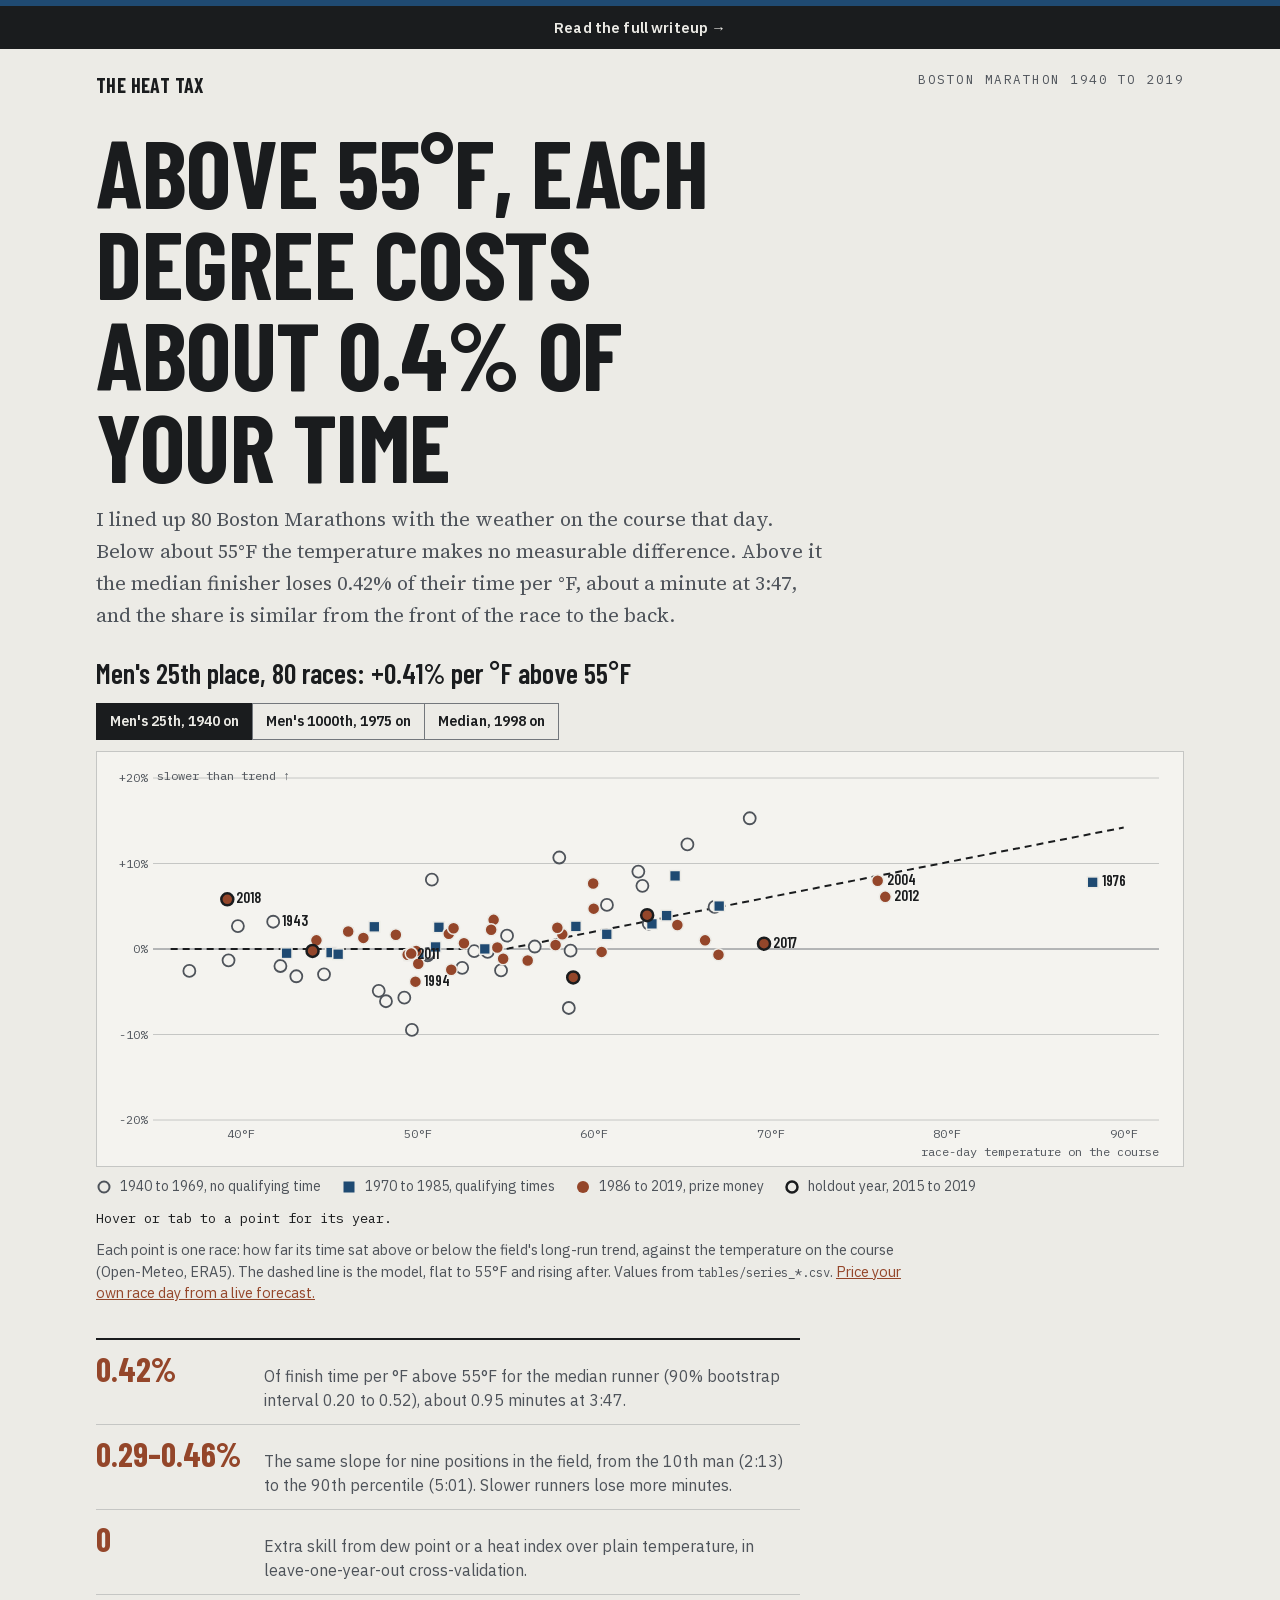
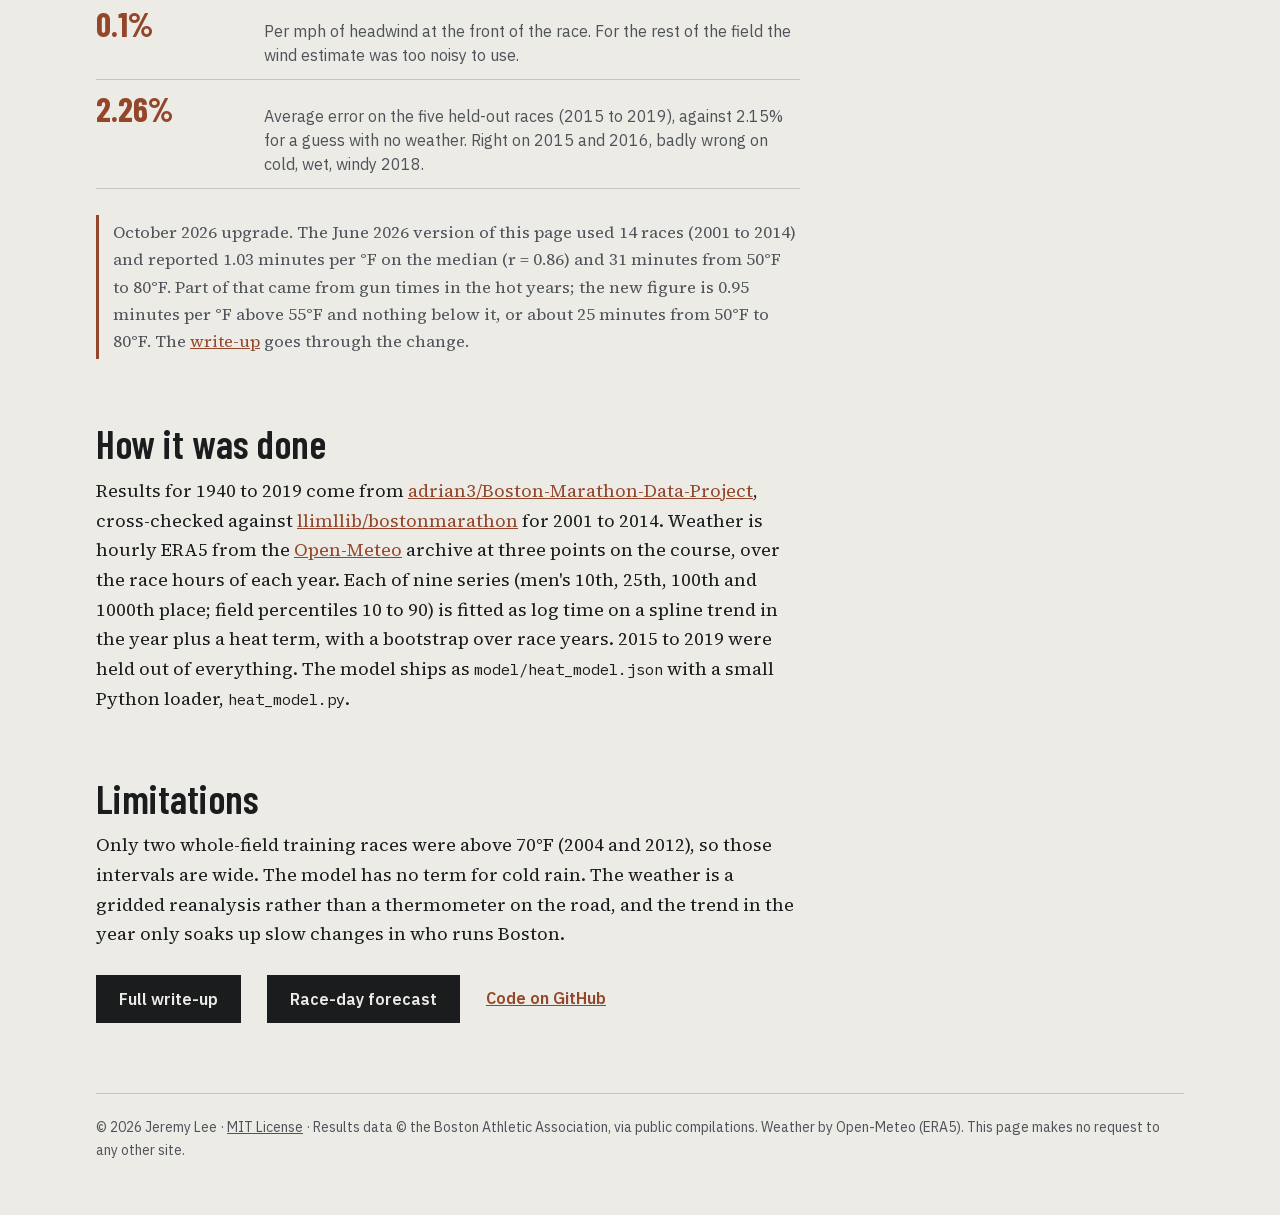
<file: index.html>
<!doctype html>
<html lang="en">
<head>
<meta charset="utf-8" />
<meta name="viewport" content="width=device-width, initial-scale=1" />
<title>The Heat Tax: 80 Boston Marathons against race-day weather</title>
<meta name="description" content="80 Boston Marathons (1940 to 2019) against ERA5 race-day weather. Above 55°F the median finisher loses about 0.42% of their time per °F; dew point adds nothing. Includes a live race-day forecast tool." />
<meta property="og:title" content="The Heat Tax" />
<meta property="og:description" content="80 Boston Marathons against race-day weather: above 55°F each degree costs about 0.4% of your finish time." />
<meta property="og:type" content="website" />
<link rel="stylesheet" href="assets/family.css" />
<link rel="stylesheet" href="assets/heat.css" />
<style>
  :root { --accent: var(--signal); --accent2: var(--signal-2); --ink2: var(--ink-2); --muted: var(--ink-2); --card: var(--panel);
          --mono: var(--font-mono); --sans: var(--font-body); --display: var(--font-display); }
  * { box-sizing: border-box; border-radius: 0; }
  html, body { margin: 0; padding: 0; }
  body { background: var(--paper); color: var(--ink); font-family: var(--font-head); font-size: 18px; line-height: 1.65;
          border-top: 6px solid var(--signal-2); -webkit-font-smoothing: antialiased; }
  a { color: var(--signal); }
  :focus-visible { outline: 2px solid var(--signal); outline-offset: 3px; }
  .bar-link { display: block; background: var(--ink); color: var(--paper); text-align: center; padding: 11px 18px;
               font: 600 14.5px/1.45 var(--font-body); letter-spacing: .01em; text-decoration: none; }
  .bar-link:hover { background: var(--signal-2); }
  .wrap { width: min(100% - 2.6rem, 68rem); margin: 0 auto; }
  .narrow { max-width: 44rem; }
  .top { display: flex; justify-content: space-between; gap: 12px; flex-wrap: wrap; padding: 22px 0 0;
          font: 400 12.5px/1.4 var(--font-mono); letter-spacing: .12em; text-transform: uppercase; color: var(--ink-2); }
  .top b { font-family: var(--font-display); font-weight: 700; font-size: 20px; letter-spacing: .02em; color: var(--ink); }
  h1 { font-family: var(--font-display); font-weight: 700; text-transform: uppercase; line-height: .95; letter-spacing: -.005em;
        font-size: clamp(44px, 8vw, 96px); margin: 26px 0 14px; max-width: 16ch; }
  .lede { font-size: 19.5px; color: var(--ink-2); max-width: 46rem; margin: 0 0 26px; }
  figure { margin: 0; }
  .plate { background: var(--panel); border: 1px solid var(--rule); padding: 12px; }
  .plate img { display: block; width: 100%; height: auto; }
  figcaption { font: 400 14.5px/1.5 var(--font-body); color: var(--ink-2); margin-top: 10px; max-width: 52rem; }
  .facts { margin: 34px 0 0; border-top: 2px solid var(--ink); }
  .facts div { display: grid; grid-template-columns: 9.5rem 1fr; gap: 16px; padding: 12px 0; border-bottom: 1px solid var(--rule); align-items: baseline; }
  .facts dt { font-family: var(--font-display); font-weight: 700; font-size: 34px; line-height: 1; color: var(--signal); }
  .facts dd { margin: 0; font: 400 16px/1.5 var(--font-body); color: var(--ink-2); }
  h2 { font-family: var(--font-display); font-weight: 600; font-size: clamp(28px, 4vw, 40px); line-height: 1.02; margin: 64px 0 12px; }
  p { margin: 0 0 16px; }
  .links { display: flex; gap: 12px 26px; flex-wrap: wrap; margin: 26px 0 0; font: 600 16px/1.4 var(--font-body); }
  .links a.btn { background: var(--ink); color: var(--paper); padding: 12px 22px; text-decoration: none; border: 1px solid var(--ink); }
  .links a.btn:hover { background: var(--signal-2); border-color: var(--signal-2); }
  .links a { padding: 12px 0; }
  footer { margin: 70px 0 0; padding: 22px 0 54px; border-top: 1px solid var(--rule); font: 400 14px/1.6 var(--font-body); color: var(--ink-2); }
  footer a { color: var(--ink-2); }
  code { font-family: var(--font-mono); font-size: .86em; }
  @media (max-width: 560px) {
    .facts div { grid-template-columns: 1fr; gap: 4px; }
    .plate { padding: 6px; }
    body { font-size: 17px; }
  }
  .note { border-left: 3px solid var(--signal); padding: 4px 0 4px 14px; font-size: 16.5px; color: var(--ink-2); margin: 26px 0 0; }
  .seg button { font-family: var(--font-body); }
</style>
</head>
<body>
<a href="overview/" data-overview-link class="bar-link">Read the full writeup&nbsp;&rarr;</a>

<main class="wrap">
  <div class="top"><b>The Heat Tax</b><span>Boston Marathon 1940 to 2019</span></div>

  <h1>Above 55°F, each degree costs about 0.4% of your time</h1>
  <p class="lede">I lined up 80 Boston Marathons with the weather on the course that day. Below about 55°F the temperature
    makes no measurable difference. Above it the median finisher loses 0.42% of their time per °F, about a minute at 3:47,
    and the share is similar from the front of the race to the back.</p>

  <figure>
    <p class="fig-title" id="era-title" aria-live="polite">Men's 25th place</p>
    <div class="ctl">
      <div class="seg" id="era-seg" role="group" aria-label="Which part of the field">
        <button type="button" data-k="men_25th" aria-pressed="true">Men's 25th, 1940 on</button>
        <button type="button" data-k="men_1000th" aria-pressed="false">Men's 1000th, 1975 on</button>
        <button type="button" data-k="p50" aria-pressed="false">Median, 1998 on</button>
      </div>
    </div>
    <div class="chart" id="era-chart" data-series="men_25th"></div>
    <ul class="legend" aria-label="Legend">
      <li><svg viewBox="0 0 16 16" aria-hidden="true"><circle class="e0" cx="8" cy="8" r="5.5"/></svg>1940 to 1969, no qualifying time</li>
      <li><svg viewBox="0 0 16 16" aria-hidden="true"><rect class="e1" x="2.5" y="2.5" width="11" height="11"/></svg>1970 to 1985, qualifying times</li>
      <li><svg viewBox="0 0 16 16" aria-hidden="true"><circle class="e2" cx="8" cy="8" r="6"/></svg>1986 to 2019, prize money</li>
      <li><svg viewBox="0 0 16 16" aria-hidden="true"><circle class="ho" cx="8" cy="8" r="5.5"/></svg>holdout year, 2015 to 2019</li>
    </ul>
    <p class="readout" id="era-read" aria-live="polite">Hover or tab to a point for its year.</p>
    <noscript><div class="plate"><img src="figures/03_eighty_years.png" width="1376" height="832"
        alt="Scatter of race-day temperature against men's 25th-place time relative to trend for 80 Boston Marathons, colored by era. Points sit around zero below 55 degrees and rise above it; 1976 at 87 degrees is highest." /></div></noscript>
    <figcaption>Each point is one race: how far its time sat above or below the field's long-run trend, against the temperature on
      the course (Open-Meteo, ERA5). The dashed line is the model, flat to 55°F and rising after. Values from <code>tables/series_*.csv</code>.
      <a href="overview/#forecast">Price your own race day from a live forecast.</a></figcaption>
  </figure>

  <div class="narrow">
    <dl class="facts">
      <div><dt>0.42%</dt><dd>Of finish time per °F above 55°F for the median runner (90% bootstrap interval 0.20 to 0.52), about 0.95 minutes at 3:47.</dd></div>
      <div><dt>0.29&ndash;0.46%</dt><dd>The same slope for nine positions in the field, from the 10th man (2:13) to the 90th percentile (5:01). Slower runners lose more minutes.</dd></div>
      <div><dt>0</dt><dd>Extra skill from dew point or a heat index over plain temperature, in leave-one-year-out cross-validation.</dd></div>
      <div><dt>0.1%</dt><dd>Per mph of headwind at the front of the race. For the rest of the field the wind estimate was too noisy to use.</dd></div>
      <div><dt>2.26%</dt><dd>Average error on the five held-out races (2015 to 2019), against 2.15% for a guess with no weather. Right on 2015 and 2016, badly wrong on cold, wet, windy 2018.</dd></div>
    </dl>

    <p class="note">October 2026 upgrade. The June 2026 version of this page used 14 races (2001 to 2014) and reported 1.03 minutes per °F
      on the median (r = 0.86) and 31 minutes from 50°F to 80°F. Part of that came from gun times in the hot years; the new figure is
      0.95 minutes per °F above 55°F and nothing below it, or about 25 minutes from 50°F to 80°F. The
      <a href="overview/">write-up</a> goes through the change.</p>

    <h2>How it was done</h2>
    <p>Results for 1940 to 2019 come from <a href="https://github.com/adrian3/Boston-Marathon-Data-Project">adrian3/Boston-Marathon-Data-Project</a>,
      cross-checked against <a href="https://github.com/llimllib/bostonmarathon">llimllib/bostonmarathon</a> for 2001 to 2014. Weather is hourly
      ERA5 from the <a href="https://open-meteo.com/">Open-Meteo</a> archive at three points on the course, over the race hours of each year.
      Each of nine series (men's 10th, 25th, 100th and 1000th place; field percentiles 10 to 90) is fitted as log time on a spline trend in the
      year plus a heat term, with a bootstrap over race years. 2015 to 2019 were held out of everything. The model ships as
      <code>model/heat_model.json</code> with a small Python loader, <code>heat_model.py</code>.</p>

    <h2>Limitations</h2>
    <p>Only two whole-field training races were above 70°F (2004 and 2012), so those intervals are wide. The model has no term for cold rain.
      The weather is a gridded reanalysis rather than a thermometer on the road, and the trend in the year only soaks up slow changes in who runs Boston.</p>

    <div class="links">
      <a class="btn" href="overview/">Full write-up</a>
      <a class="btn" href="overview/#forecast">Race-day forecast</a>
      <a href="https://github.com/lyhjeremy/marathon-heat-tax">Code on GitHub</a>
    </div>
  </div>

  <footer>
    © 2026 Jeremy Lee · <a href="https://github.com/lyhjeremy/marathon-heat-tax/blob/main/LICENSE">MIT License</a> ·
    Results data © the Boston Athletic Association, via public compilations. Weather by Open-Meteo (ERA5). This page makes no request to any other site.
  </footer>
</main>
<script src="assets/heat_data.js"></script>
<script src="assets/heat.js"></script>
</body>
</html>
</file>
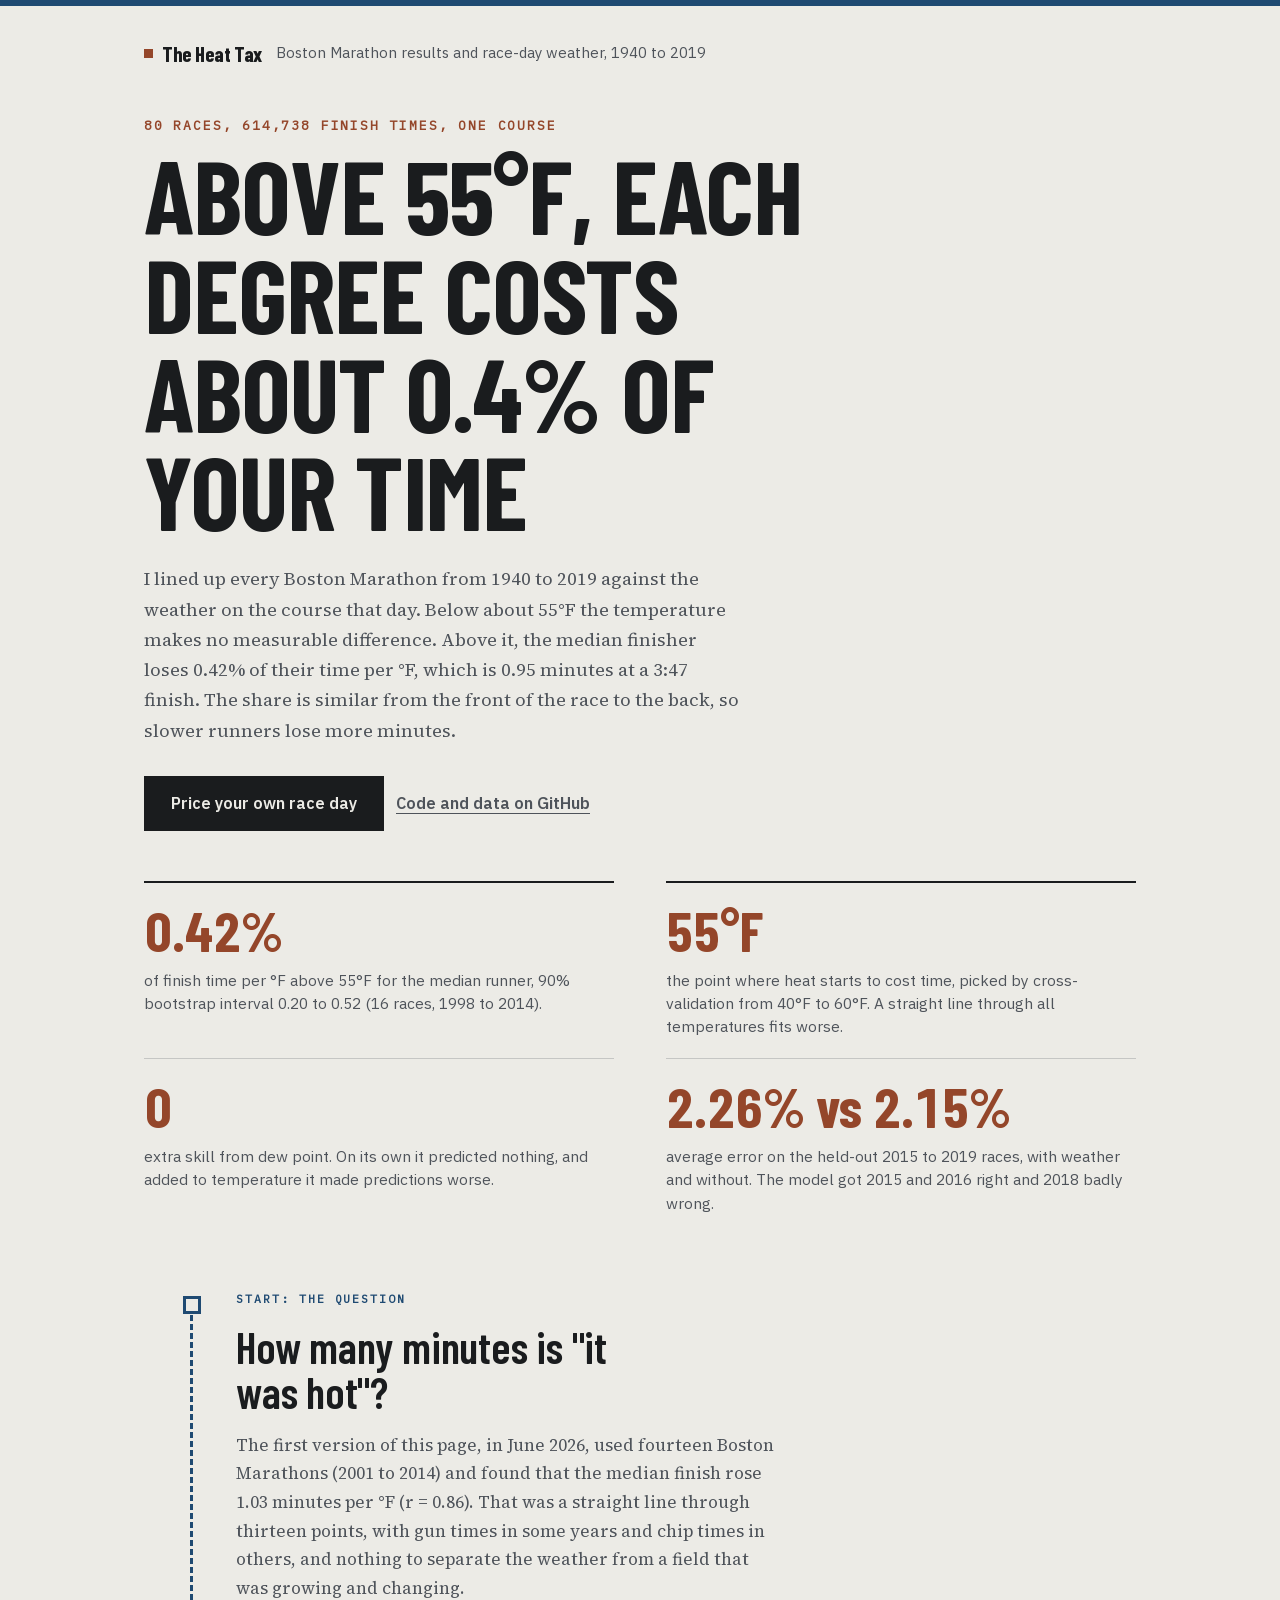
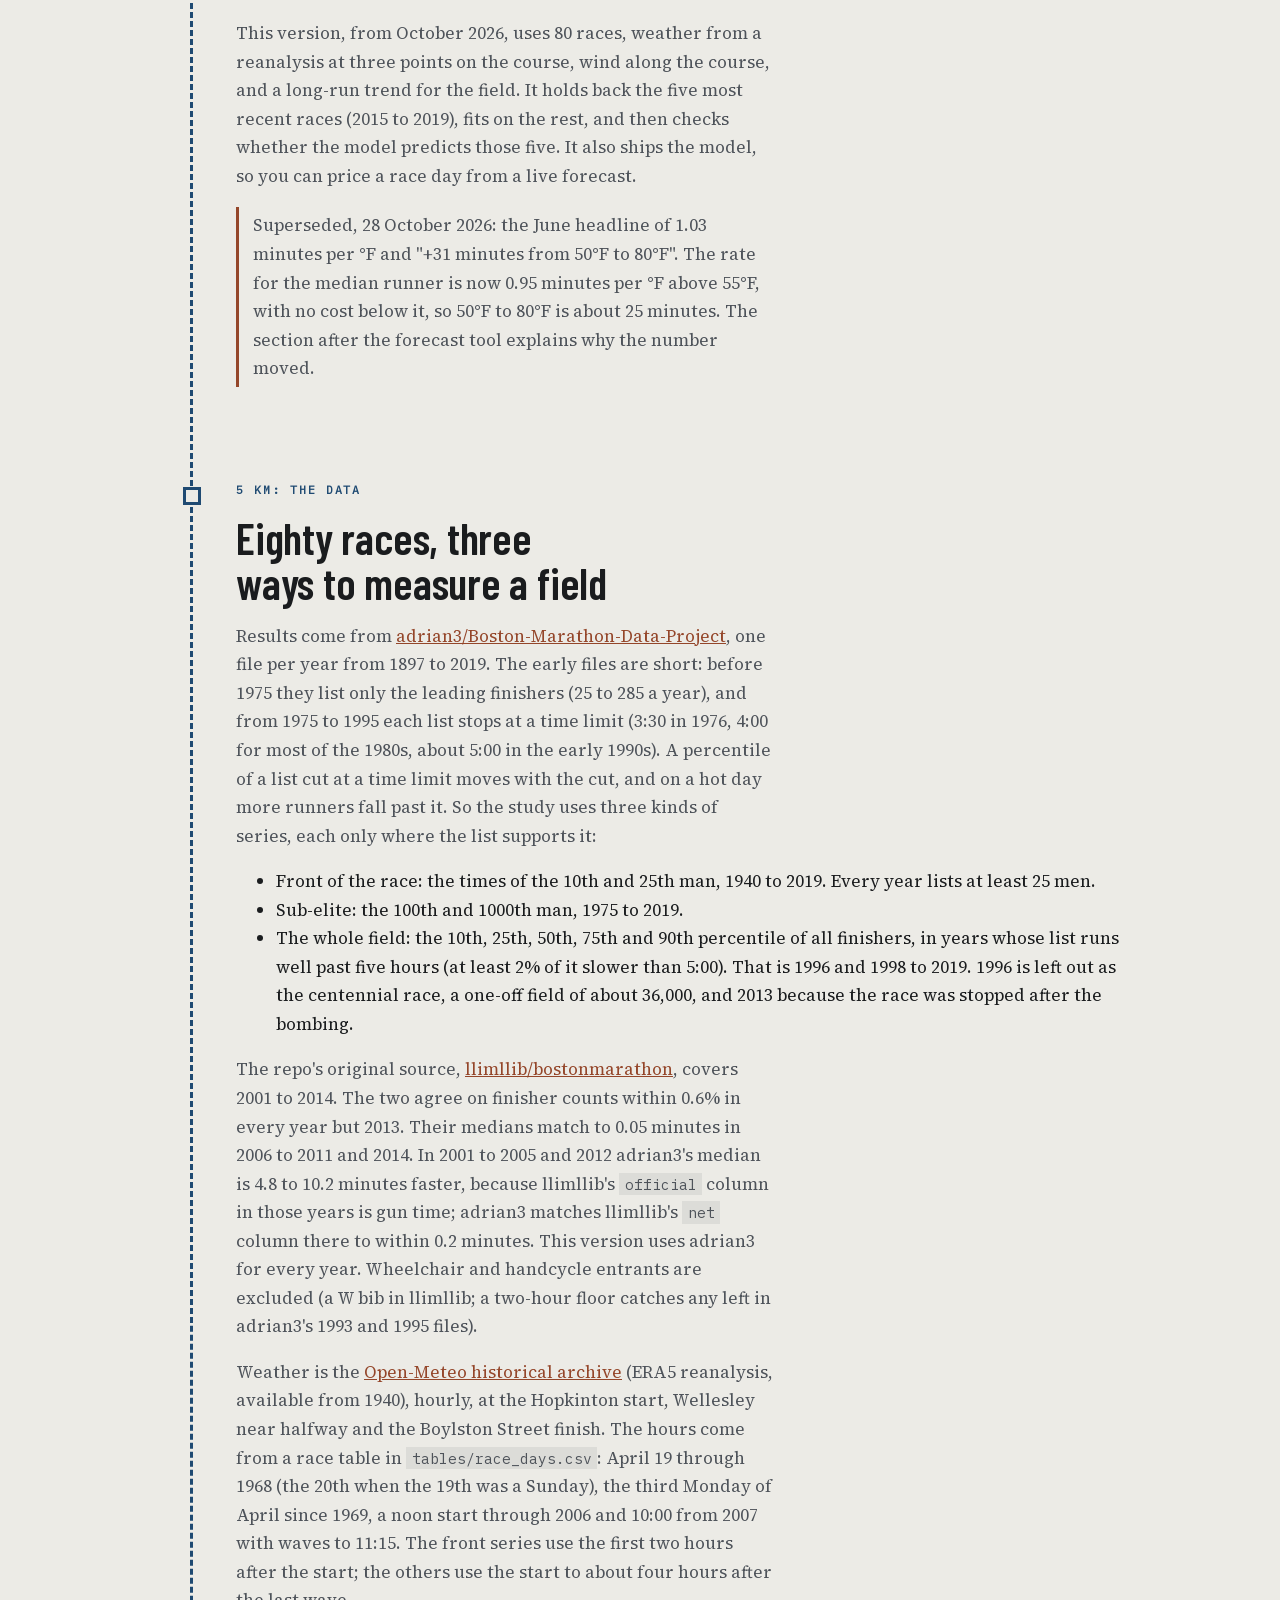
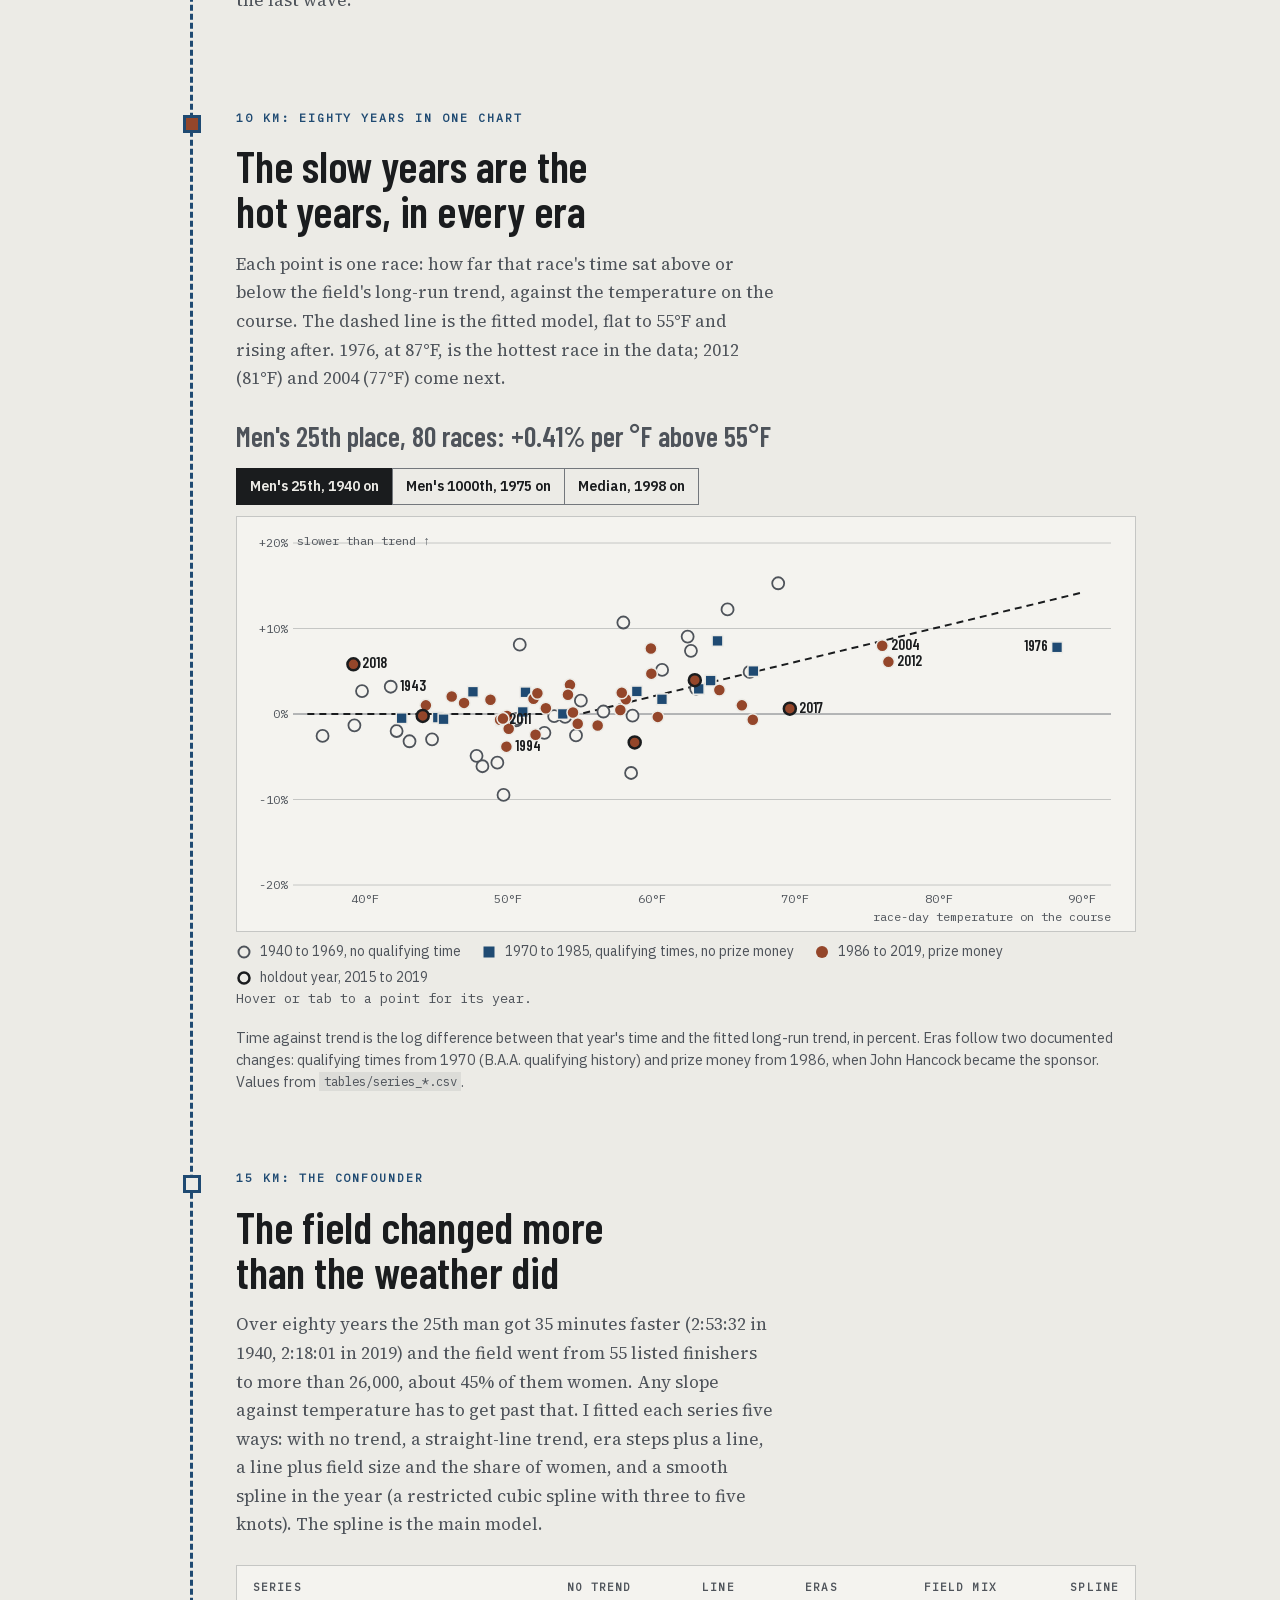
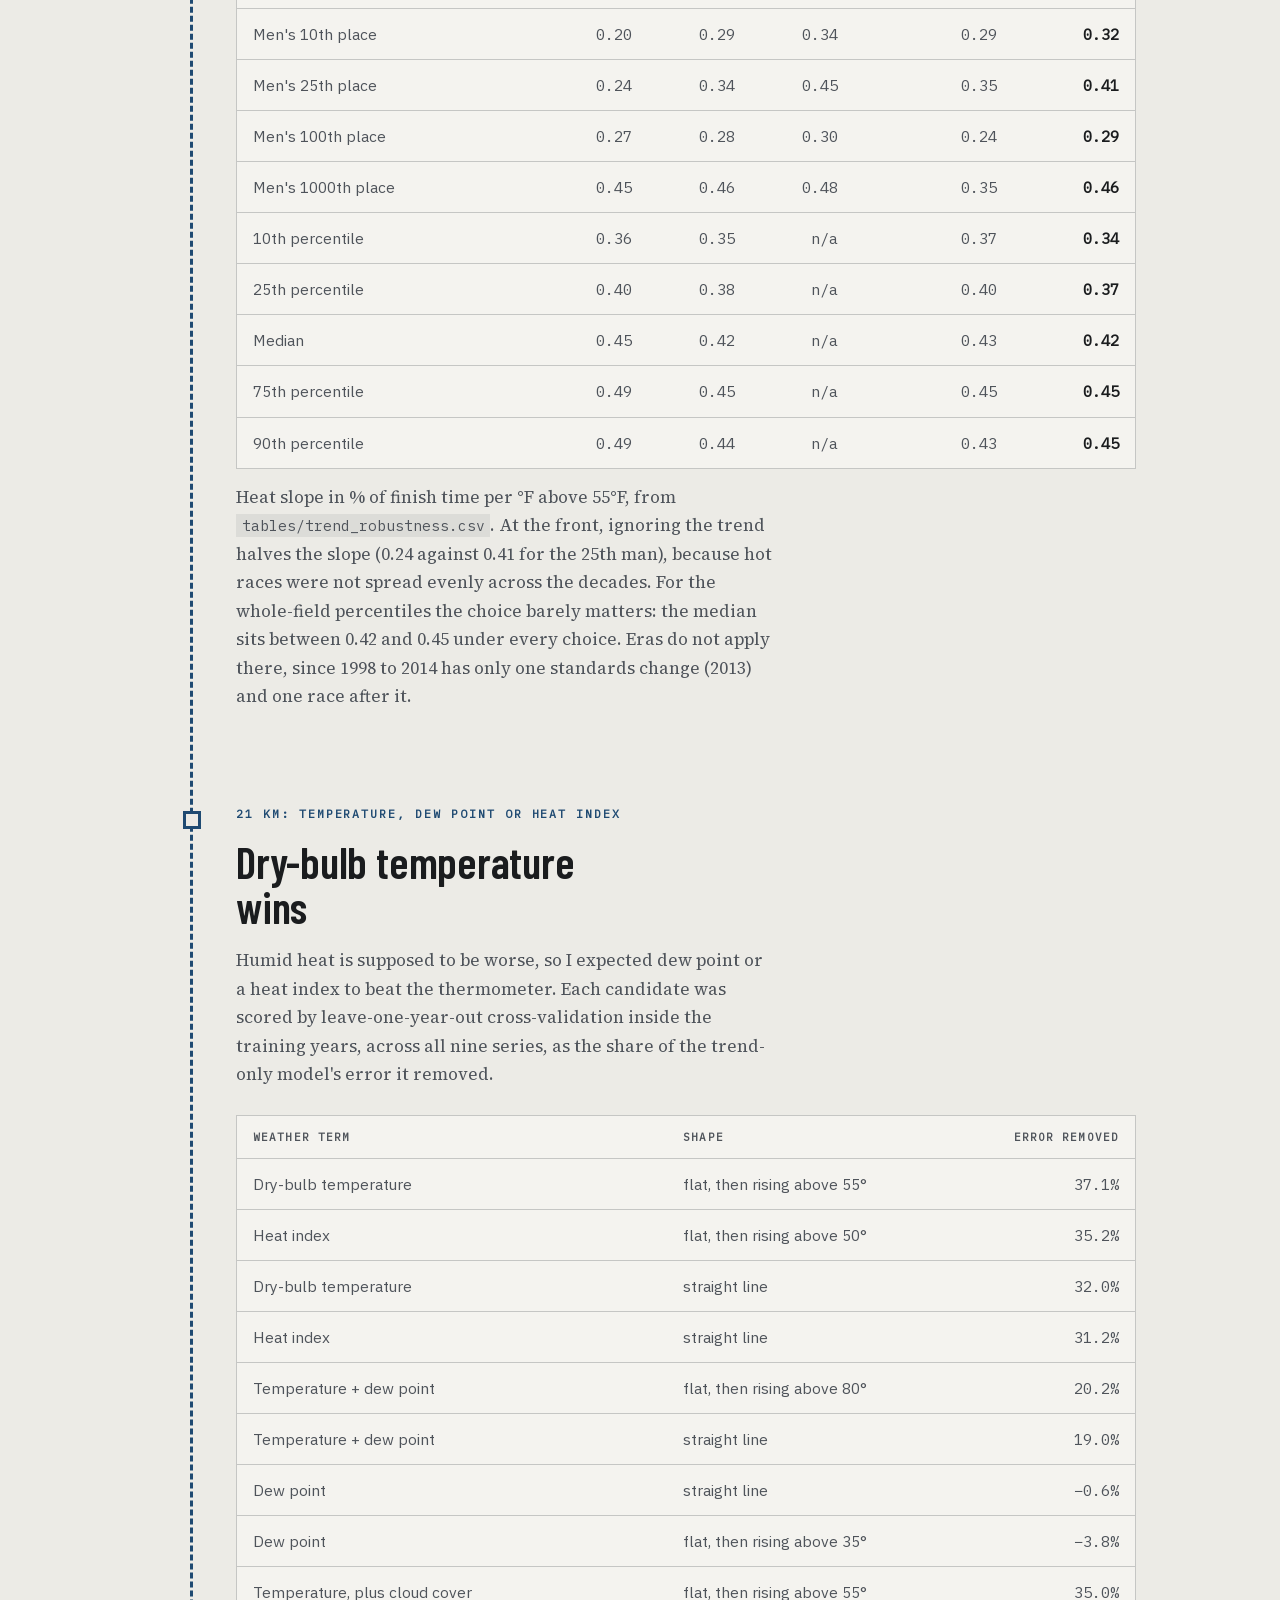
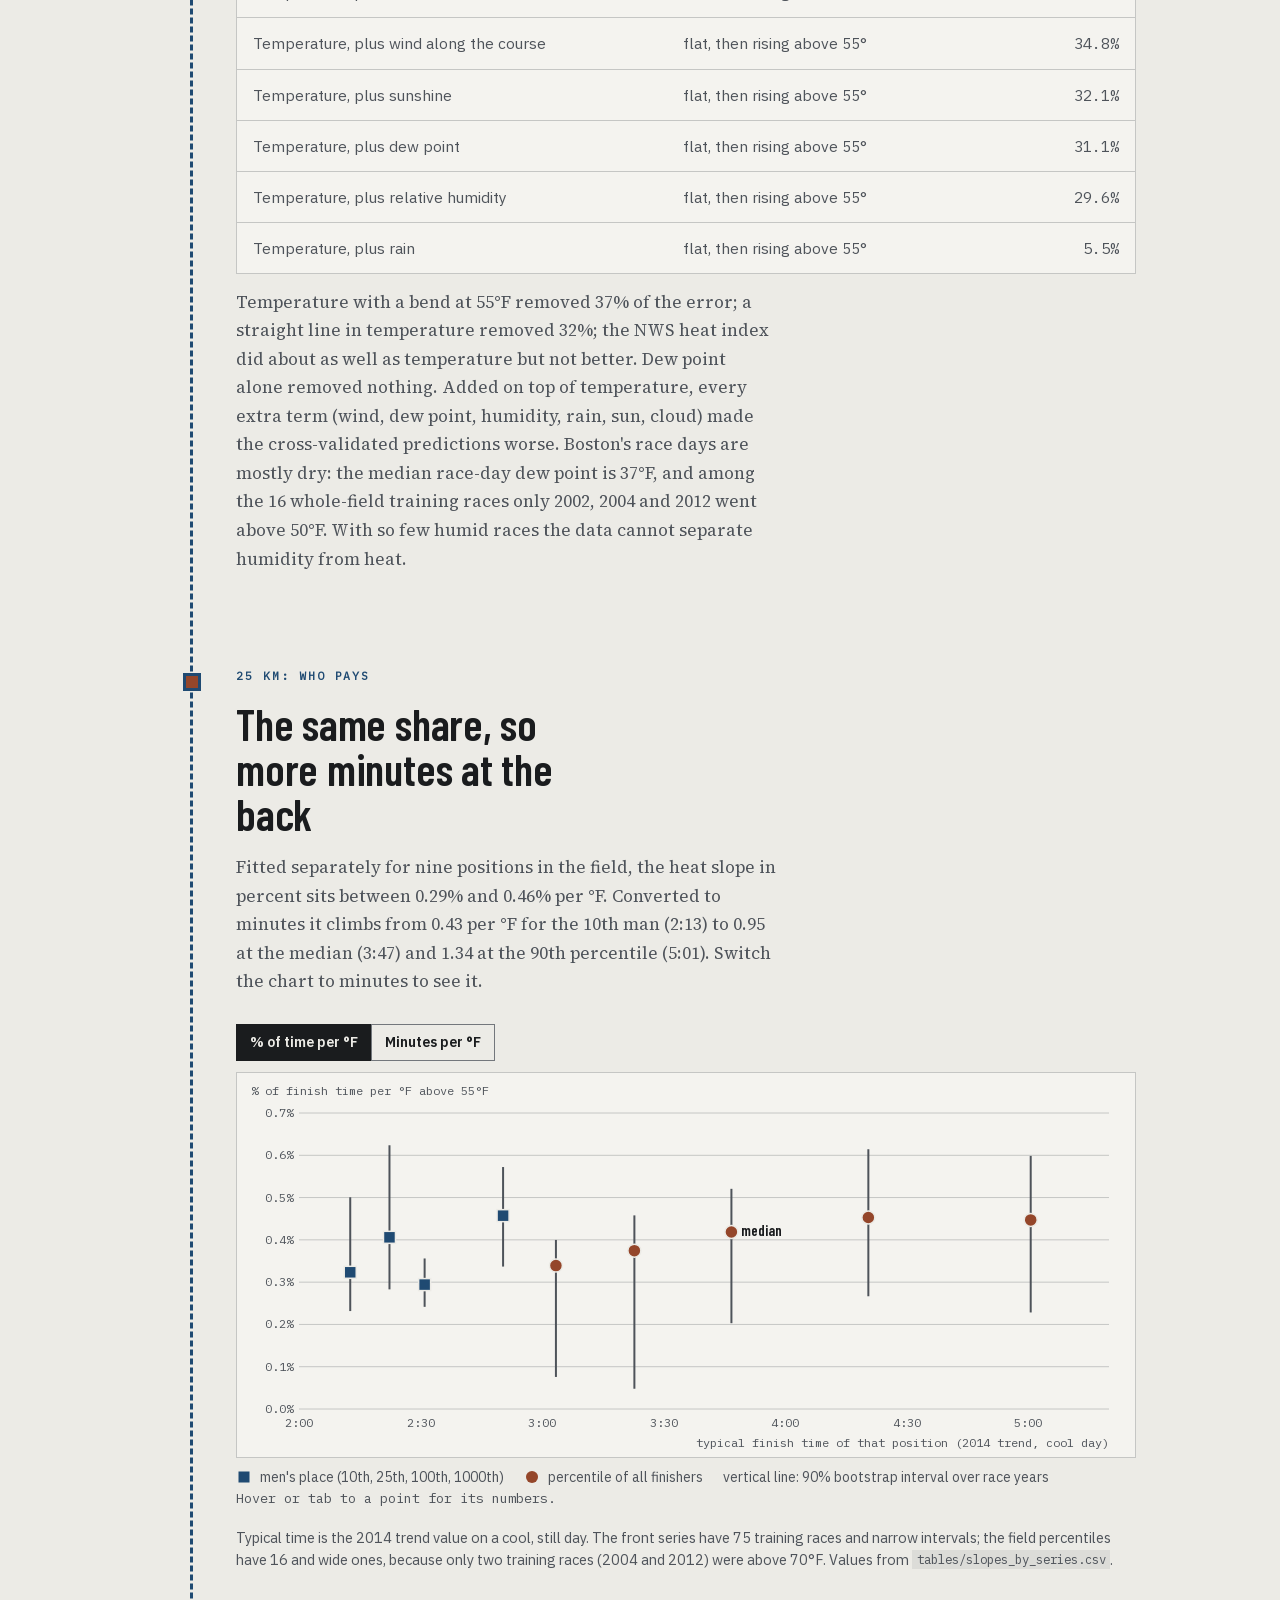
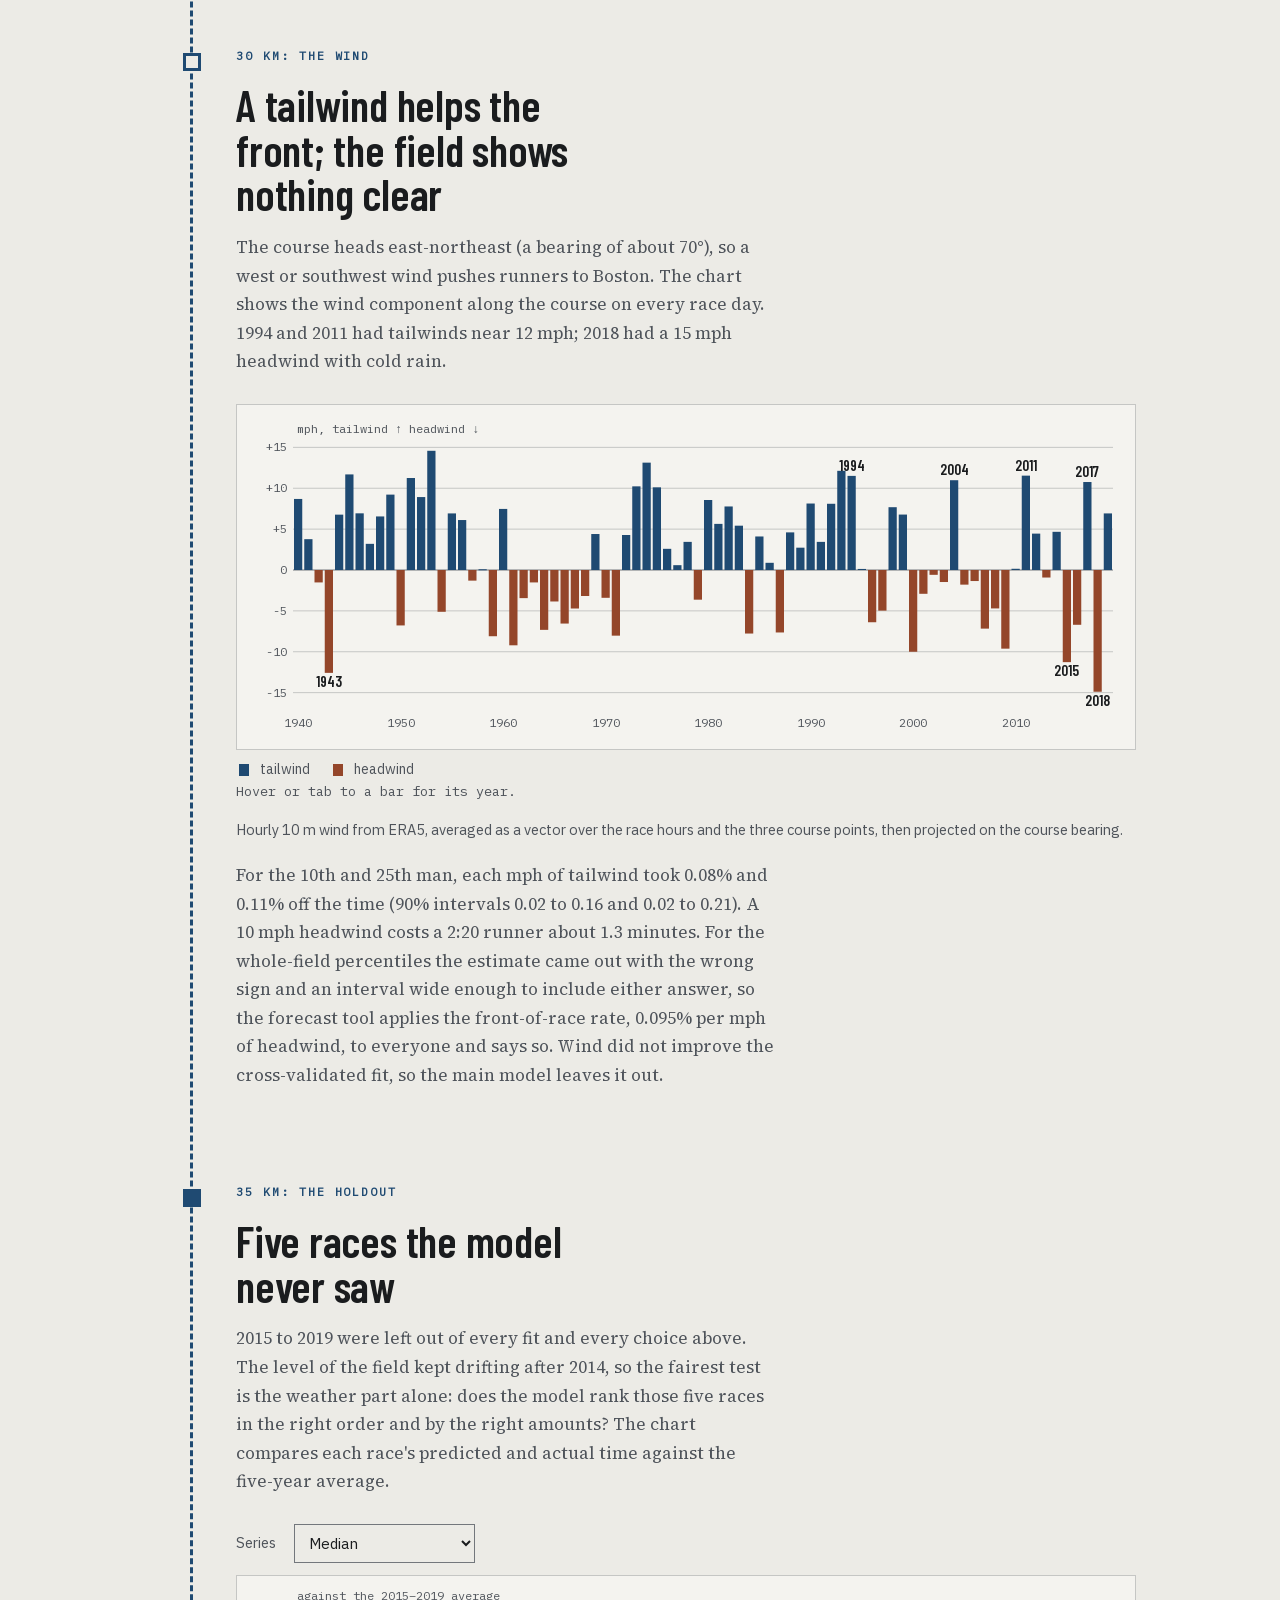
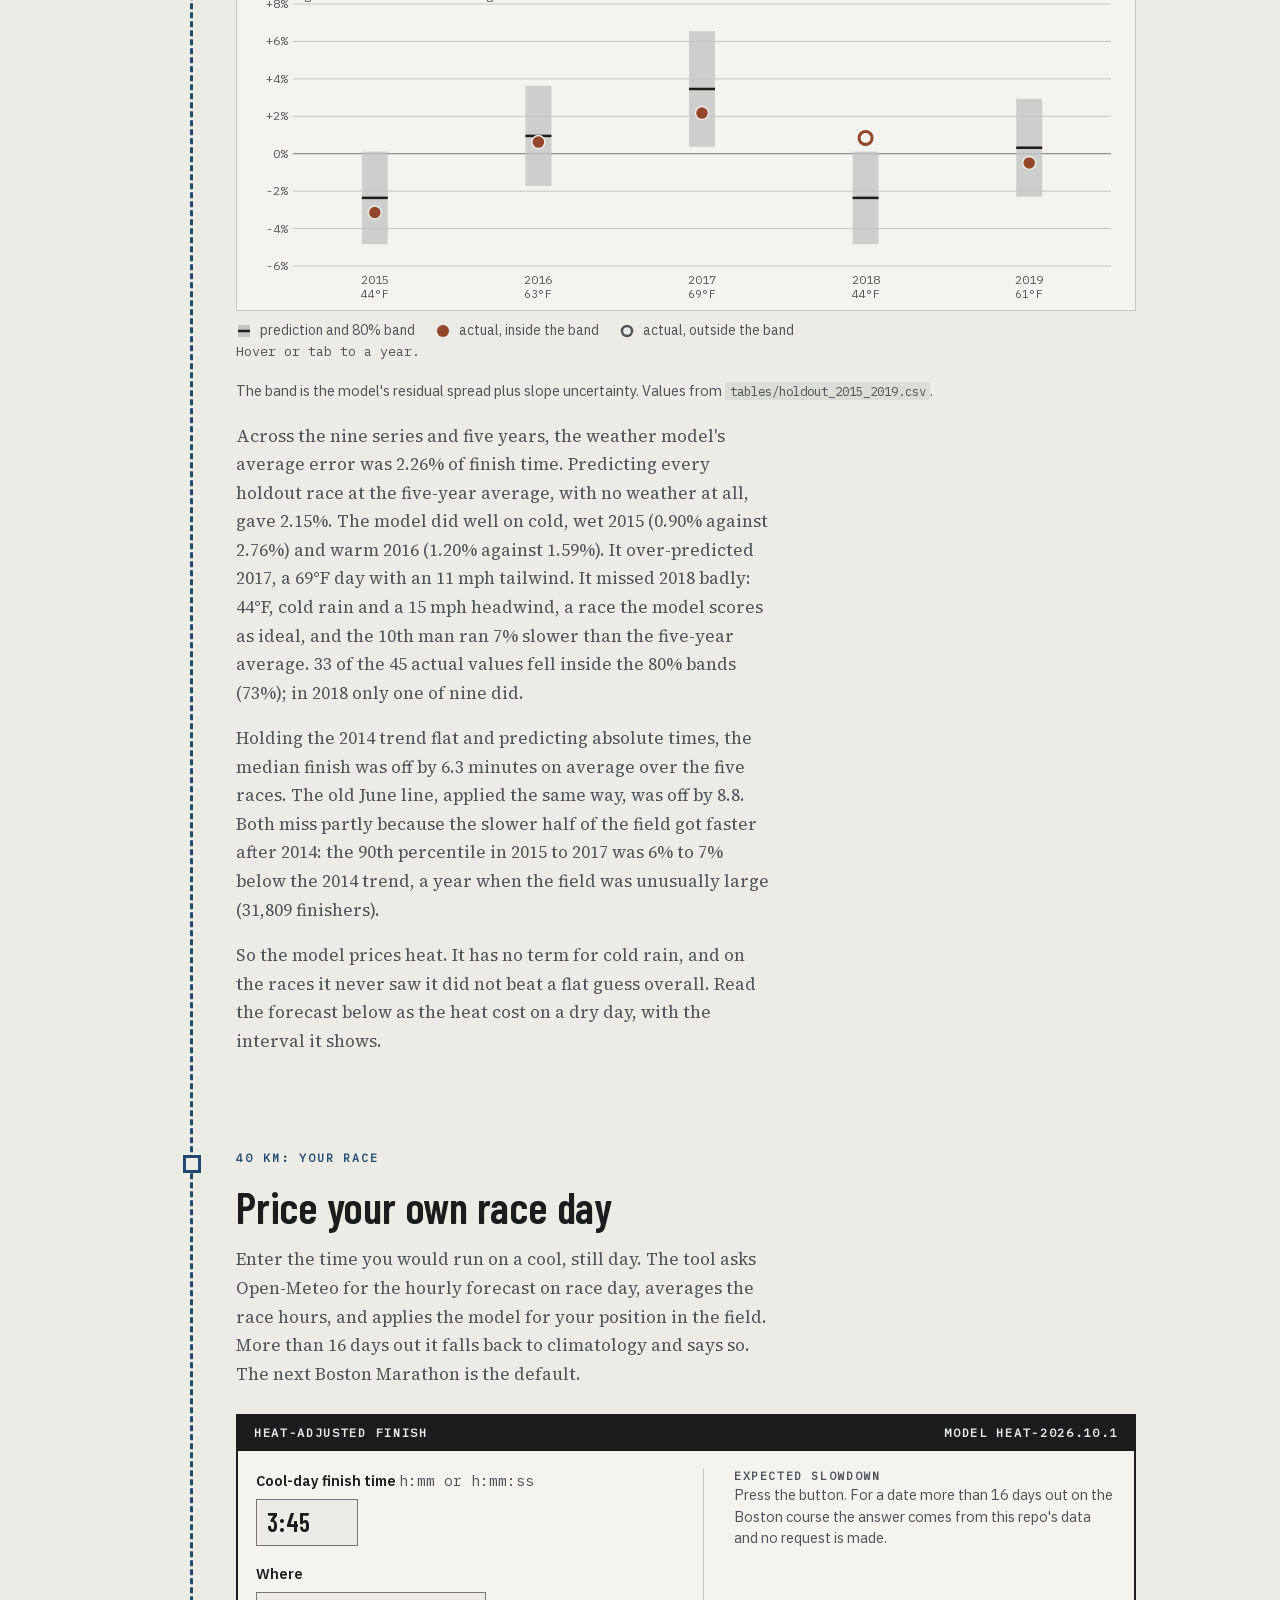
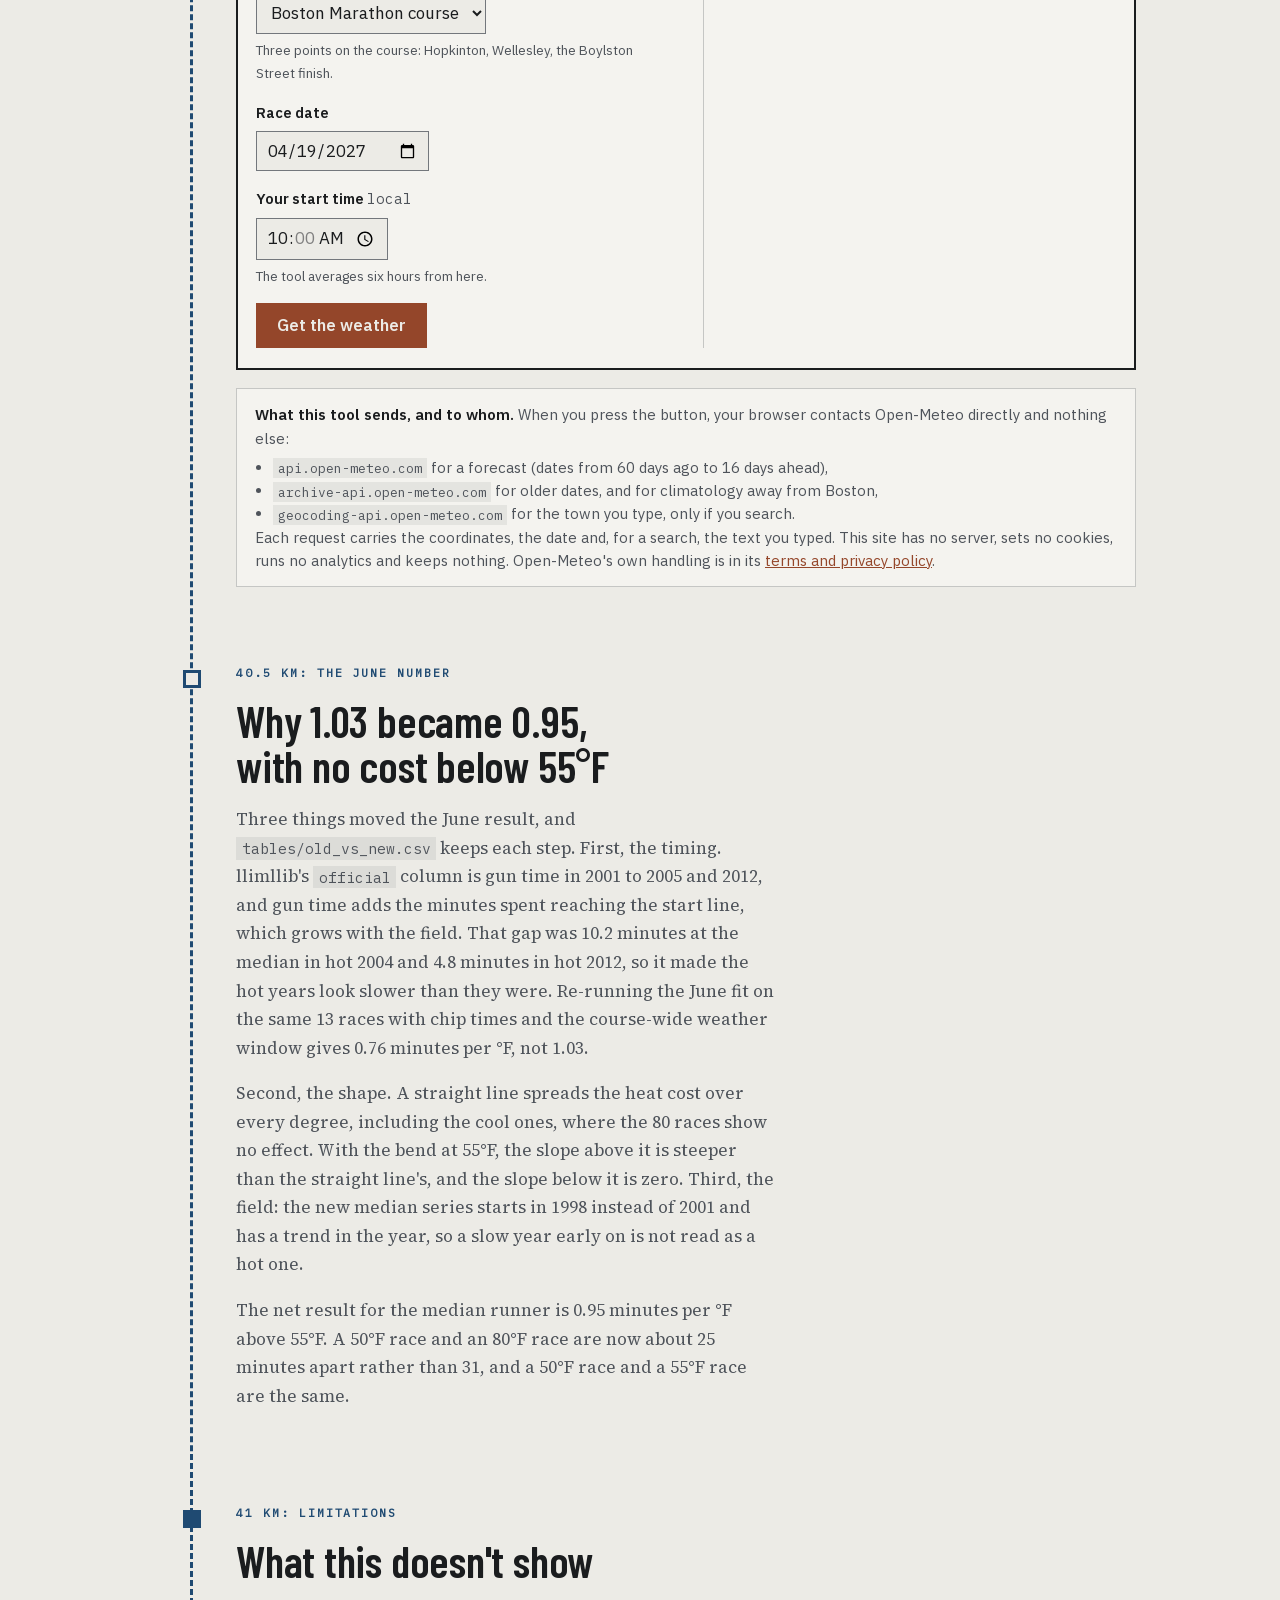
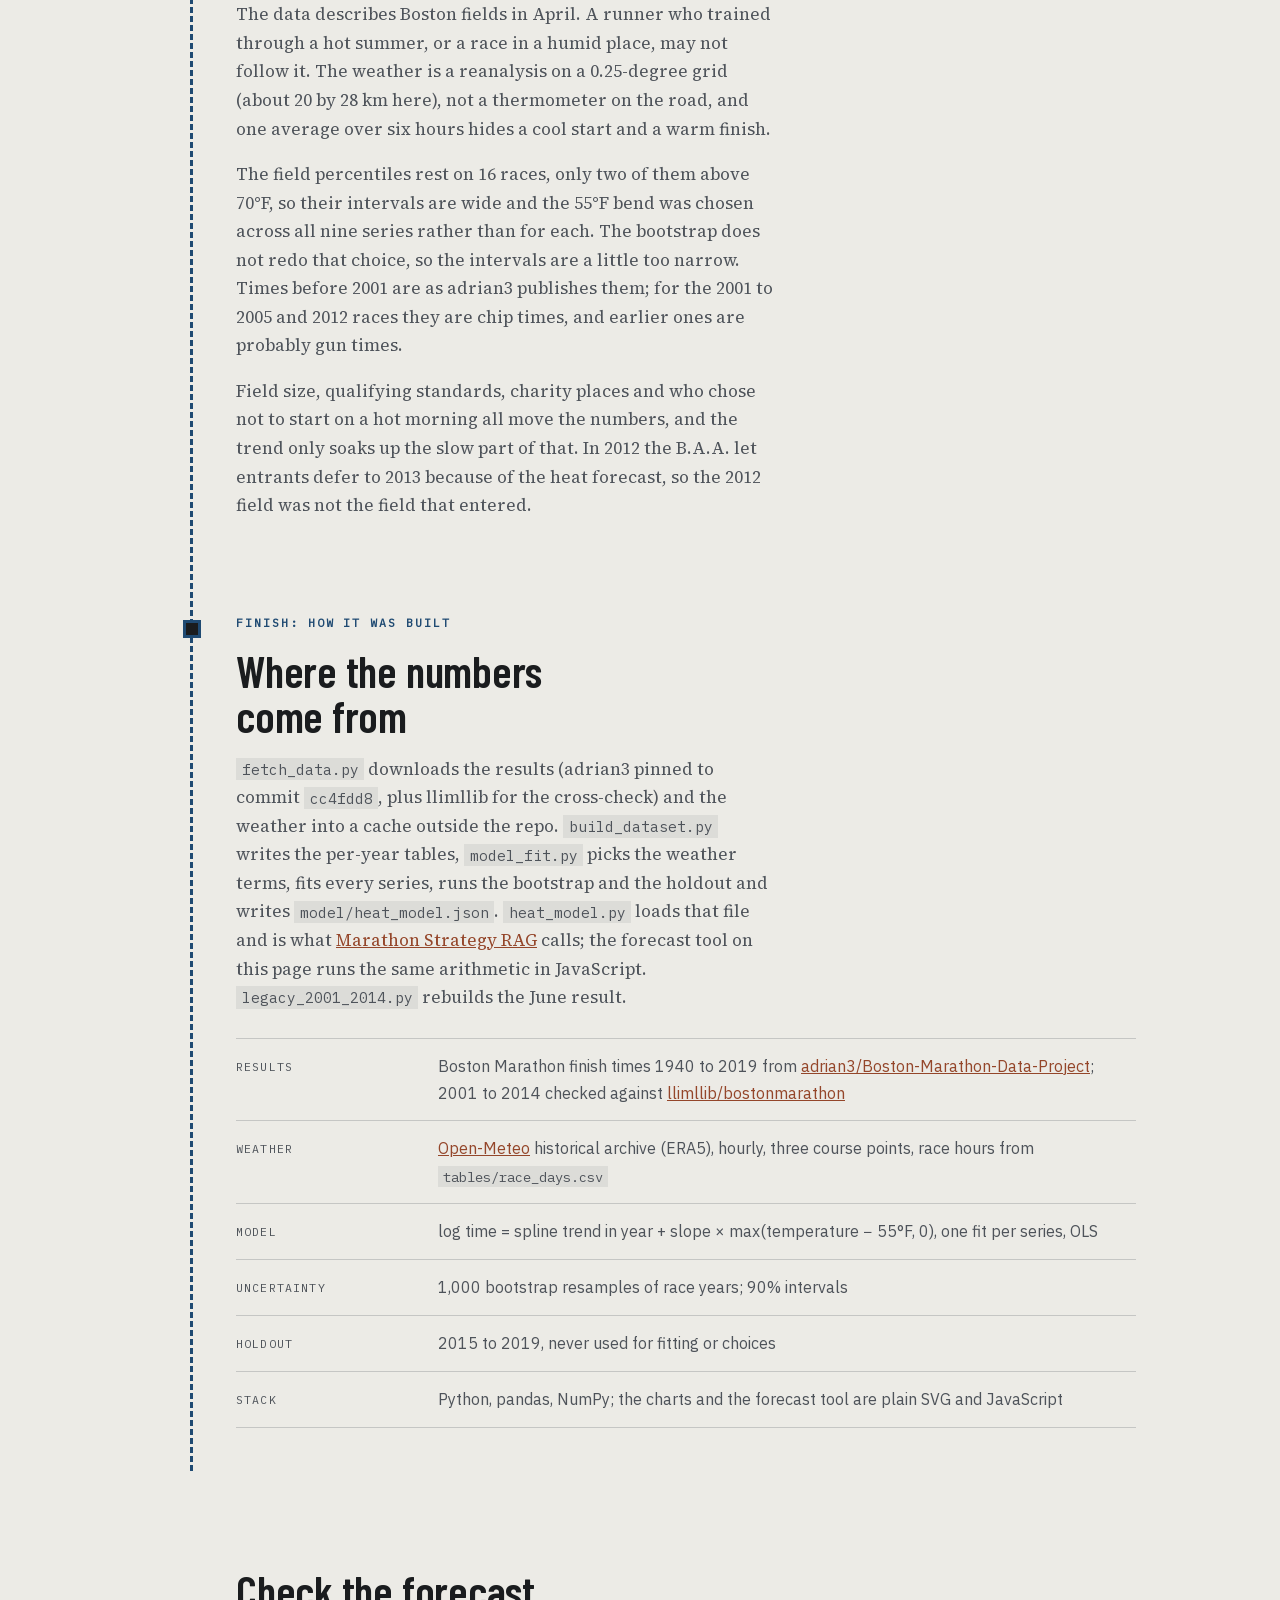
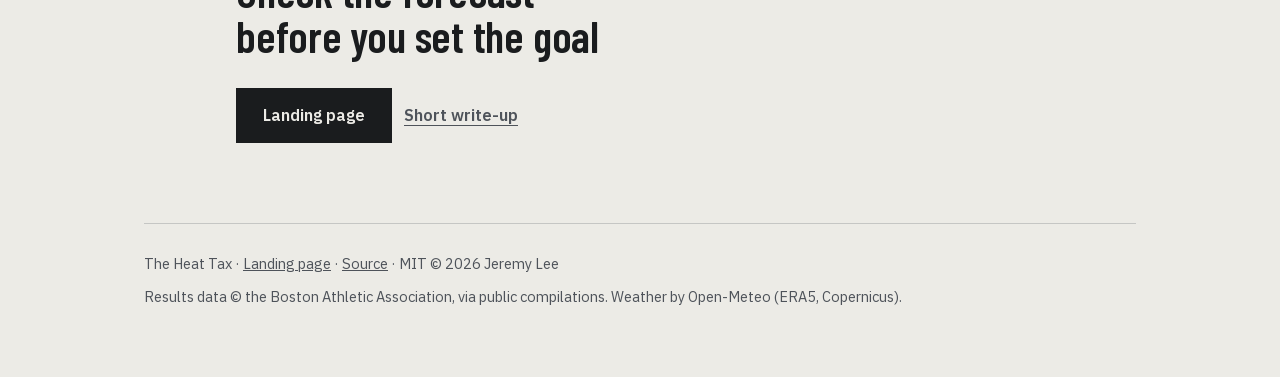
<file: overview/index.html>
<!doctype html>
<html lang="en">
<head>
<meta charset="utf-8" />
<meta name="viewport" content="width=device-width, initial-scale=1, viewport-fit=cover" />
<title>The Heat Tax: 80 Boston Marathons against race-day weather</title>
<meta name="description" content="Boston Marathon results from 1940 to 2019 against ERA5 weather on the course. Above 55°F the median finisher loses about 0.42% of their time per °F, close to a minute; dew point adds nothing that temperature does not already explain. A forecast tool prices your own race day." />
<meta name="theme-color" content="#ECEBE6" />
<meta property="og:title" content="The Heat Tax" />
<meta property="og:description" content="80 Boston Marathons against race-day weather: above 55°F each degree costs the median runner about 0.4% of their time. Price your own race day from a live forecast." />
<meta property="og:type" content="article" />
<meta property="og:url" content="https://lyhjeremy.github.io/marathon-heat-tax/overview/" />
<style>
  :root {
    --paper: #ECEBE6;
    --card: #F4F3EF;
    --plate: #F4F3EF;
    --ink: #1A1C1E;
    --ink2: #4E535A;
    --muted: #4E535A;
    --rule: #C5C6C4;
    --accent: #94462A;
    --accent2: #1F4A72;
    --link: #94462A;
    --serif: "Source Serif 4", "Iowan Old Style", "Palatino Linotype", Palatino, serif;
    --sans: "IBM Plex Sans", "Helvetica Neue", Helvetica, Arial, sans-serif;
    --mono: "IBM Plex Mono", "SF Mono", Menlo, Consolas, monospace;
    --display: "Barlow Condensed", "Arial Narrow", sans-serif;
    --edge: #73777C;
    --spine:  92px;
    --col:    min(100% - 2.6rem, 62rem);
  }
  @media (prefers-color-scheme: dark) {
    :root {
      --paper: #17191C;
      --card: #202327;
      --plate: #202327;
      --ink: #E4E5E3;
      --ink2: #A3A8AE;
      --muted: #A3A8AE;
      --rule: #383C41;
      --accent: #D9906C;
      --accent2: #7FA8D3;
      --link: #D9906C;
      --edge: #6B7076;
    }
  }

  @font-face{font-family:"Source Serif 4";src:url("../fonts/SourceSerif4-400.woff2")format("woff2");font-weight:400;font-display:swap}
  @font-face{font-family:"Source Serif 4";src:url("../fonts/SourceSerif4-600.woff2")format("woff2");font-weight:600;font-display:swap}
  @font-face{font-family:"IBM Plex Sans";src:url("../fonts/IBMPlexSans-400.woff2")format("woff2");font-weight:400;font-display:swap}
  @font-face{font-family:"IBM Plex Sans";src:url("../fonts/IBMPlexSans-600.woff2")format("woff2");font-weight:600;font-display:swap}
  @font-face{font-family:"IBM Plex Mono";src:url("../fonts/IBMPlexMono-400.woff2")format("woff2");font-weight:400;font-display:swap}

  * { box-sizing: border-box; border-radius: 0; }
  html { scroll-behavior: smooth; }
  body {
    margin: 0; background: var(--paper); color: var(--ink);
    font-family: var(--serif); font-size: clamp(17px, 0.55rem + 0.6vw, 19.5px);
    line-height: 1.68; -webkit-font-smoothing: antialiased; overflow-x: hidden;
  }
  img { max-width: 100%; height: auto; display: block; }
  a { color: var(--link); }
  :focus-visible { outline: 2px solid var(--accent); outline-offset: 3px; border-radius: 0; }
  strong { font-weight: 700; color: var(--ink); }
  code { font-family: var(--mono); font-size: .86em;
         background: color-mix(in srgb, var(--ink) 7%, transparent);
         padding: .12em .38em; border-radius: 0; }
  .wrap { width: var(--col); margin: 0 auto; }

  .eyebrow { font-family: var(--mono); font-weight: 600; font-size: 11.5px;
             letter-spacing: .17em; text-transform: uppercase; color: var(--muted);
             margin: 0 0 14px; }

  .masthead { display: flex; align-items: baseline; gap: 14px; flex-wrap: wrap; padding: 30px 0 0; }
  .logo { font-family: var(--sans); font-weight: 800; font-size: 21px;
          letter-spacing: -.02em; display: flex; align-items: center; gap: 9px; }
  .dot { width: 9px; height: 9px; border-radius: 0; background: var(--accent); flex: none; }
  .tagline { font-size: 15px; color: var(--ink2); font-family: var(--sans); }

  .hero { padding: 44px 0 54px; }
  .kicker { font-family: var(--sans); font-size: clamp(18px, 2.1vw, 23px); font-weight: 600;
            color: var(--muted); margin: 0 0 8px; letter-spacing: -.01em; }
  .hero h1 { font-family: var(--sans); font-size: clamp(37px, 6vw, 72px); font-weight: 800;
             letter-spacing: -.035em; line-height: 1.04; margin: 0; max-width: 17ch; }
  .hero-sub { margin: 24px 0 0; font-size: 1.06em; color: var(--ink2); max-width: 60ch; }

  .cta-row { display: flex; gap: 12px; flex-wrap: wrap; margin-top: 30px; align-items: center; }
  .btn { display: inline-block; padding: 13px 26px; border-radius: 0;
         font-family: var(--sans); font-weight: 700; font-size: 16px;
         text-decoration: none; border: 1px solid var(--ink); }
  .btn:hover { transform: translateY(-1px); }
  .btn-primary { background: var(--ink); color: var(--paper); }
  .textlink { font-family: var(--sans); font-size: 16px; font-weight: 600; color: var(--ink2);
              text-decoration: underline; text-underline-offset: 4px;
              text-decoration-thickness: 1px; }
  .textlink:hover { color: var(--ink); }

  .claims { display: grid; grid-template-columns: 1fr; gap: 0 52px; margin: 50px 0 0; }
  @media (min-width: 760px) { .claims { grid-template-columns: 1fr 1fr; } }
  .claim { padding: 18px 0 20px; border-top: 1px solid var(--rule); }
  .claim:first-child, .claim:nth-child(2) { border-top: 2px solid var(--ink); }
  @media (max-width: 759px) { .claim:nth-child(2) { border-top: 1px solid var(--rule); } }
  .claim .n { font-family: var(--sans); font-weight: 800; font-size: 40px; line-height: 1.05;
              color: var(--accent); letter-spacing: -.03em; font-variant-numeric: tabular-nums; }
  .claim h3 { margin: 0 0 6px; }
  .claim p { margin: 9px 0 0; font-size: 15.5px; color: var(--ink2); line-height: 1.5;
             font-family: var(--sans); }

  .route { position: relative; padding-bottom: 30px; }
  .route::before { content: ""; position: absolute; left: calc(var(--spine) / 2); top: 8px;
                   bottom: 80px; width: 2px; background: var(--rule); }
  .stop { position: relative; padding: 0 0 76px var(--spine); }
  .stop::before { content: ""; position: absolute; left: calc(var(--spine) / 2 - 7px); top: 7px;
                  width: 16px; height: 16px; border-radius: 0;
                  background: var(--paper); border: 2px solid var(--ink); box-sizing: border-box; }
  .stop--key::before { background: var(--accent); border-color: var(--accent); }
  .stop--warn::before { background: var(--accent2); border-color: var(--accent2); }
  .stop--end::before { background: var(--ink); }

  h2 { font-family: var(--sans); font-size: clamp(27px, 3.7vw, 38px); font-weight: 800;
       letter-spacing: -.027em; line-height: 1.13; margin: 12px 0 16px; max-width: 19ch; }
  h3 { font-family: var(--sans); font-size: 17px; font-weight: 700; margin: 0 0 7px;
       letter-spacing: -.012em; }
  .stop p { margin: 0 0 17px; max-width: 60ch; color: var(--ink2); }

  .bignum { font-family: var(--sans); font-weight: 800; font-size: clamp(74px, 10vw, 128px);
            line-height: .86; letter-spacing: -.05em; margin: 6px 0 4px; color: var(--accent);
            font-variant-numeric: tabular-nums; }
  .bignum-note { font-family: var(--sans); font-size: 16px; color: var(--muted); margin: 0 0 20px; }

  /* A white-background chart would glow in dark mode; the plate makes it read
     as a deliberately printed page instead. */
  figure { margin: 28px 0 0; }
  .plate { background: var(--plate); border: 1px solid var(--rule); border-radius: 0;
           padding: 14px; overflow: hidden; }
  .plate img { border-radius: 0; }
  .plate--flush { padding: 0; }
  .shot { border-radius: 0; border: 1px solid var(--rule);
          overflow: hidden; background: var(--card); }
  /* min() so the cap never exceeds the column on a phone */
  .shot--narrow { max-width: min(430px, 100%); }
  figcaption { margin-top: 11px; font-family: var(--sans); font-size: 14.5px;
               color: var(--muted); line-height: 1.5; }
  .panels { display: grid; grid-template-columns: repeat(auto-fit, minmax(258px, 1fr));
            gap: 22px; margin-top: 28px; }
  .panels figure { margin: 0; }

  .pull { margin: 30px 0 0; padding: 20px 25px; border-left: 3px solid var(--accent);
          background: color-mix(in srgb, var(--accent) 7%, transparent);
          border-radius: 0; }
  .pull p { margin: 0 0 9px; color: var(--ink); max-width: none; }
  .pull p:last-of-type { margin: 0; }
  .pull .who { font-family: var(--mono); font-size: 11px; letter-spacing: .12em;
               text-transform: uppercase; color: var(--muted); display: block; margin-top: 9px; }

  .grid { display: grid; grid-template-columns: repeat(auto-fit, minmax(238px, 1fr));
          gap: 1px; margin-top: 28px; background: var(--rule);
          border: 1px solid var(--rule); border-radius: 0; overflow: hidden; }
  .cell { background: var(--paper); padding: 22px 20px; }
  .cell p { font-size: 15px; margin: 0; color: var(--ink2); max-width: none;
            line-height: 1.55; font-family: var(--sans); }

  /* results tables: scroll inside their own box, never the page */
  .tablewrap { margin-top: 26px; overflow-x: auto; border: 1px solid var(--rule);
               border-radius: 0; background: var(--card); }
  table { border-collapse: collapse; width: 100%; min-width: 480px;
          font-family: var(--sans); font-size: 15.5px; }
  th, td { padding: 12px 16px; text-align: left; border-bottom: 1px solid var(--rule); }
  th { font-family: var(--mono); font-size: 11px; letter-spacing: .1em;
       text-transform: uppercase; color: var(--muted); font-weight: 600; }
  td { color: var(--ink2); font-variant-numeric: tabular-nums; }
  tr:last-child td { border-bottom: 0; }
  .win td { color: var(--ink); font-weight: 700;
            background: color-mix(in srgb, var(--accent) 8%, transparent); }

  /* real terminal output, quoted verbatim */
  .term { margin-top: 26px; background: #14141f; color: #e6e3da; border-radius: 0;
          padding: 18px 20px; overflow-x: auto;
          border: 1px solid #2a2a3a; }
  .term pre { margin: 0; font-family: var(--mono); font-size: 13px; line-height: 1.62;
              white-space: pre; }
  .term .c { color: #9aa08f; }
  .term .g { color: #7fd18f; }
  .term .y { color: #E3BC5E; }

  .specs { margin-top: 26px; border-top: 1px solid var(--rule); }
  .spec { display: grid; grid-template-columns: 1fr; gap: 2px;
          padding: 14px 0; border-bottom: 1px solid var(--rule); }
  @media (min-width: 700px) { .spec { grid-template-columns: 178px 1fr; gap: 24px; } }
  .spec dt { font-family: var(--mono); font-size: 11.5px; letter-spacing: .1em;
             text-transform: uppercase; color: var(--muted); padding-top: 4px; }
  .spec dd { margin: 0; font-size: 16px; color: var(--ink2); font-family: var(--sans); }

  .close { padding: 6px 0 80px var(--spine); position: relative; }
  .close h2 { max-width: 20ch; }
  footer { border-top: 1px solid var(--rule); padding: 28px 0 60px;
           font-family: var(--sans); font-size: 14.5px; color: var(--muted); }
  footer a { color: var(--ink2); }
  footer p { margin: 0 0 8px; }

  @media (max-width: 640px) {
    :root { --spine: 38px; }
    .hero { padding: 36px 0 46px; }
    .stop { padding-bottom: 58px; }
    .plate { padding: 9px; }
    .term { padding: 14px 14px; }
    .term pre { font-size: 11.5px; }
  }
  @media (prefers-reduced-motion: reduce) {
    html { scroll-behavior: auto; }
    .btn { }
  }
  @font-face{font-family:"Barlow Condensed";src:url("../fonts/BarlowCondensed-600.woff2")format("woff2");font-weight:600;font-style:normal;font-display:swap}
  @font-face{font-family:"Barlow Condensed";src:url("../fonts/BarlowCondensed-700.woff2")format("woff2");font-weight:700;font-style:normal;font-display:swap}

  .btn:hover { transform: none; background: var(--accent); border-color: var(--accent); color: var(--paper); }
  .pull { border: 1px solid var(--edge); border-left: 1px solid var(--edge); background: transparent; }
  .term { background: var(--card); color: var(--ink); border: 1px solid var(--rule); }
  .term .c { color: var(--muted); } .term .g { color: var(--accent2); } .term .y { color: var(--accent); }
  .logo, .hero h1, h2, .claim .n, .bignum { font-family: var(--display); }

  /* Road: a race-day bib and the painted course line. Condensed caps, split-table numbers. */
  body { border-top: 6px solid var(--accent2); }
  .hero h1 { font-weight: 700; text-transform: uppercase; letter-spacing: -.01em; line-height: .95;
             font-size: clamp(46px, 8.4vw, 104px); max-width: 15ch; }
  h2 { font-weight: 600; letter-spacing: -.005em; font-size: clamp(30px, 4.2vw, 44px); line-height: 1.02; }
  .kicker { font-family: var(--mono); font-size: 13px; letter-spacing: .14em; text-transform: uppercase; color: var(--accent); }
  .claim .n { font-weight: 700; font-size: 56px; letter-spacing: 0; }
  .bignum { font-weight: 700; letter-spacing: -.01em; }
  .route::before { width: 0; border-left: 3px dashed var(--accent2); background: none; }
  .stop::before { border-radius: 0; width: 18px; height: 18px; left: calc(var(--spine) / 2 - 7.5px);
                  border: 3px solid var(--accent2); }
  .stop .eyebrow { color: var(--accent2); }


  .stop .tablewrap table { min-width: 520px; }
  .stop .tablewrap.narrow-ok table { min-width: 0; }
  .flag { border-left: 3px solid var(--accent); padding: 4px 0 4px 14px; margin: 18px 0; }
</style>
</head>
<body>
<link rel="stylesheet" href="../assets/heat.css">

<div class="wrap">
  <header class="masthead">
    <div class="logo"><span class="dot" aria-hidden="true"></span>The Heat Tax</div>
    <div class="tagline">Boston Marathon results and race-day weather, 1940 to 2019</div>
  </header>

  <section class="hero">
    <p class="kicker">80 races, 614,738 finish times, one course</p>
    <h1>Above 55°F, each degree costs about 0.4% of your time</h1>

    <p class="hero-sub">
      I lined up every Boston Marathon from 1940 to 2019 against the weather on the
      course that day. Below about 55°F the temperature makes no measurable
      difference. Above it, the median finisher loses 0.42% of their time per °F,
      which is 0.95 minutes at a 3:47 finish. The share is similar from the front
      of the race to the back, so slower runners lose more minutes.
    </p>

    <div class="cta-row">
      <a class="btn btn-primary" href="#forecast">Price your own race day</a>
      <a class="textlink" href="https://github.com/lyhjeremy/marathon-heat-tax">Code and data on GitHub</a>
    </div>

    <div class="claims">
      <div class="claim">
        <div class="n">0.42%</div>
        <p>of finish time per °F above 55°F for the median runner, 90% bootstrap
           interval 0.20 to 0.52 (16 races, 1998 to 2014).</p>
      </div>
      <div class="claim">
        <div class="n">55°F</div>
        <p>the point where heat starts to cost time, picked by cross-validation from
           40°F to 60°F. A straight line through all temperatures fits worse.</p>
      </div>
      <div class="claim">
        <div class="n">0</div>
        <p>extra skill from dew point. On its own it predicted nothing, and added to
           temperature it made predictions worse.</p>
      </div>
      <div class="claim">
        <div class="n">2.26% vs 2.15%</div>
        <p>average error on the held-out 2015 to 2019 races, with weather and without.
           The model got 2015 and 2016 right and 2018 badly wrong.</p>
      </div>
    </div>
  </section>
</div>

<div class="wrap">
<div class="route">

  <section class="stop">
    <p class="eyebrow">Start: the question</p>
    <h2>How many minutes is "it was hot"?</h2>
    <p>
      The first version of this page, in June 2026, used fourteen Boston Marathons
      (2001 to 2014) and found that the median finish rose 1.03 minutes per °F
      (r = 0.86). That was a straight line through thirteen points, with gun times
      in some years and chip times in others, and nothing to separate the weather
      from a field that was growing and changing.
    </p>
    <p>
      This version, from October 2026, uses 80 races, weather from a reanalysis at
      three points on the course, wind along the course, and a long-run trend for
      the field. It holds back the five most recent races (2015 to 2019), fits on
      the rest, and then checks whether the model predicts those five. It also
      ships the model, so you can price a race day from a live forecast.
    </p>
    <p class="flag">
      Superseded, 28 October 2026: the June headline of 1.03 minutes per °F and
      "+31 minutes from 50°F to 80°F". The rate for the median runner is now 0.95
      minutes per °F above 55°F, with no cost below it, so 50°F to 80°F is about
      25 minutes. The section after the forecast tool explains why the number moved.
    </p>
  </section>

  <section class="stop">
    <p class="eyebrow">5 km: the data</p>
    <h2>Eighty races, three ways to measure a field</h2>
    <p>
      Results come from
      <a href="https://github.com/adrian3/Boston-Marathon-Data-Project">adrian3/Boston-Marathon-Data-Project</a>,
      one file per year from 1897 to 2019. The early files are short: before 1975
      they list only the leading finishers (25 to 285 a year), and from 1975 to 1995 each list stops
      at a time limit (3:30 in 1976, 4:00 for most of the 1980s, about 5:00 in the
      early 1990s). A percentile of a list cut at a time limit moves with the cut,
      and on a hot day more runners fall past it. So the study uses three kinds of
      series, each only where the list supports it:
    </p>
    <ul>
      <li>Front of the race: the times of the 10th and 25th man, 1940 to 2019. Every year lists at least 25 men.</li>
      <li>Sub-elite: the 100th and 1000th man, 1975 to 2019.</li>
      <li>The whole field: the 10th, 25th, 50th, 75th and 90th percentile of all
        finishers, in years whose list runs well past five hours (at least 2% of it
        slower than 5:00). That is 1996 and 1998 to 2019. 1996 is left out as the
        centennial race, a one-off field of about 36,000, and 2013 because the race
        was stopped after the bombing.</li>
    </ul>
    <p>
      The repo's original source, <a href="https://github.com/llimllib/bostonmarathon">llimllib/bostonmarathon</a>,
      covers 2001 to 2014. The two agree on finisher counts within 0.6% in every
      year but 2013. Their medians match to 0.05 minutes in 2006 to 2011 and 2014.
      In 2001 to 2005 and 2012 adrian3's median is 4.8 to 10.2 minutes faster,
      because llimllib's <code>official</code> column in those years is gun time;
      adrian3 matches llimllib's <code>net</code> column there to within 0.2 minutes.
      This version uses adrian3 for every year. Wheelchair and handcycle entrants are
      excluded (a W bib in llimllib; a two-hour floor catches any left in adrian3's
      1993 and 1995 files).
    </p>
    <p>
      Weather is the <a href="https://open-meteo.com/en/docs/historical-weather-api">Open-Meteo historical archive</a>
      (ERA5 reanalysis, available from 1940), hourly, at the Hopkinton start,
      Wellesley near halfway and the Boylston Street finish. The hours come from a
      race table in <code>tables/race_days.csv</code>: April 19 through 1968 (the 20th
      when the 19th was a Sunday), the third Monday of April since 1969, a noon start
      through 2006 and 10:00 from 2007 with waves to 11:15. The front series use the
      first two hours after the start; the others use the start to about four hours
      after the last wave.
    </p>
  </section>

  <section class="stop stop--key">
    <p class="eyebrow">10 km: eighty years in one chart</p>
    <h2>The slow years are the hot years, in every era</h2>
    <p>
      Each point is one race: how far that race's time sat above or below the
      field's long-run trend, against the temperature on the course. The dashed line
      is the fitted model, flat to 55°F and rising after. 1976, at 87°F, is the
      hottest race in the data; 2012 (81°F) and 2004 (77°F) come next.
    </p>
    <figure id="era-fig">
      <p class="fig-title" id="era-title" aria-live="polite">Men's 25th place</p>
      <div class="ctl">
        <div class="seg" id="era-seg" role="group" aria-label="Which part of the field">
          <button type="button" data-k="men_25th" aria-pressed="true">Men's 25th, 1940 on</button>
          <button type="button" data-k="men_1000th" aria-pressed="false">Men's 1000th, 1975 on</button>
          <button type="button" data-k="p50" aria-pressed="false">Median, 1998 on</button>
        </div>
      </div>
      <div class="chart" id="era-chart" data-series="men_25th"></div>
      <ul class="legend" aria-label="Legend">
        <li><svg viewBox="0 0 16 16" aria-hidden="true"><circle class="e0" cx="8" cy="8" r="5.5"/></svg>1940 to 1969, no qualifying time</li>
        <li><svg viewBox="0 0 16 16" aria-hidden="true"><rect class="e1" x="2.5" y="2.5" width="11" height="11"/></svg>1970 to 1985, qualifying times, no prize money</li>
        <li><svg viewBox="0 0 16 16" aria-hidden="true"><circle class="e2" cx="8" cy="8" r="6"/></svg>1986 to 2019, prize money</li>
        <li><svg viewBox="0 0 16 16" aria-hidden="true"><circle class="ho" cx="8" cy="8" r="5.5"/></svg>holdout year, 2015 to 2019</li>
      </ul>
      <p class="readout" id="era-read" aria-live="polite">Hover or tab to a point for its year.</p>
      <noscript><div class="plate"><img width="1376" height="832" src="../figures/03_eighty_years.png" alt="Scatter of race-day temperature against men's 25th-place time relative to trend for 80 Boston Marathons, colored by era. Points are spread around zero below 55 degrees and rise above it; 1976 at 87 degrees is highest." /></div></noscript>
      <figcaption>Time against trend is the log difference between that year's time and
        the fitted long-run trend, in percent. Eras follow two documented changes:
        qualifying times from 1970 (B.A.A. qualifying history) and prize money from
        1986, when John Hancock became the sponsor. Values from
        <code>tables/series_*.csv</code>.</figcaption>
    </figure>
  </section>

  <section class="stop">
    <p class="eyebrow">15 km: the confounder</p>
    <h2>The field changed more than the weather did</h2>
    <p>
      Over eighty years the 25th man got 35 minutes faster (2:53:32 in 1940, 2:18:01 in
      2019) and the field went from 55 listed finishers to more than 26,000, about
      45% of them women. Any slope against temperature has to get past that. I
      fitted each series five ways: with no trend, a straight-line trend, era
      steps plus a line, a line plus field size and the share of women, and a
      smooth spline in the year (a restricted cubic spline with three to five
      knots). The spline is the main model.
    </p>
    <div class="tablewrap">
      <table class="num-t">
        <thead><tr><th>Series</th><th class="num">No trend</th><th class="num">Line</th><th class="num">Eras</th><th class="num">Field mix</th><th class="num">Spline</th></tr></thead>
        <tbody id="rob-body"></tbody>
      </table>
    </div>
    <p style="margin-top:14px">
      Heat slope in % of finish time per °F above 55°F, from
      <code>tables/trend_robustness.csv</code>. At the front, ignoring the trend
      halves the slope (0.24 against 0.41 for the 25th man), because hot races were
      not spread evenly across the decades. For the whole-field percentiles the
      choice barely matters: the median sits between 0.42 and 0.45 under every
      choice. Eras do not apply there, since 1998 to 2014 has only one standards
      change (2013) and one race after it.
    </p>
  </section>

  <section class="stop">
    <p class="eyebrow">21 km: temperature, dew point or heat index</p>
    <h2>Dry-bulb temperature wins</h2>
    <p>
      Humid heat is supposed to be worse, so I expected dew point or a heat index to
      beat the thermometer. Each candidate was scored by leave-one-year-out
      cross-validation inside the training years, across all nine series, as the
      share of the trend-only model's error it removed.
    </p>
    <div class="tablewrap">
      <table class="num-t">
        <thead><tr><th>Weather term</th><th>Shape</th><th class="num">Error removed</th></tr></thead>
        <tbody id="cv-body"></tbody>
      </table>
    </div>
    <p style="margin-top:14px">
      Temperature with a bend at 55°F removed 37% of the error; a straight line in
      temperature removed 32%; the NWS heat index did about as well as temperature
      but not better. Dew point alone removed nothing. Added on top of temperature,
      every extra term (wind, dew point, humidity, rain, sun, cloud) made the
      cross-validated predictions worse. Boston's race days are mostly dry: the
      median race-day dew point is 37°F, and among the 16 whole-field training
      races only 2002, 2004 and 2012 went above 50°F. With so few humid races the data cannot separate humidity from heat.
    </p>
  </section>

  <section class="stop stop--key">
    <p class="eyebrow">25 km: who pays</p>
    <h2>The same share, so more minutes at the back</h2>
    <p>
      Fitted separately for nine positions in the field, the heat slope in percent
      sits between 0.29% and 0.46% per °F. Converted to minutes it climbs from 0.43
      per °F for the 10th man (2:13) to 0.95 at the median (3:47) and 1.34 at the
      90th percentile (5:01). Switch the chart to minutes to see it.
    </p>
    <figure id="slope-fig">
      <div class="ctl">
        <div class="seg" id="slope-seg" role="group" aria-label="Units">
          <button type="button" data-k="pct" aria-pressed="true">% of time per °F</button>
          <button type="button" data-k="min" aria-pressed="false">Minutes per °F</button>
        </div>
      </div>
      <div class="chart" id="slope-chart"></div>
      <ul class="legend" aria-label="Legend">
        <li><svg viewBox="0 0 16 16" aria-hidden="true"><rect class="e1" x="2.5" y="2.5" width="11" height="11"/></svg>men's place (10th, 25th, 100th, 1000th)</li>
        <li><svg viewBox="0 0 16 16" aria-hidden="true"><circle class="e2" cx="8" cy="8" r="6"/></svg>percentile of all finishers</li>
        <li>vertical line: 90% bootstrap interval over race years</li>
      </ul>
      <p class="readout" id="slope-read" aria-live="polite">Hover or tab to a point for its numbers.</p>
      <noscript><div class="plate"><img width="1376" height="736" src="../figures/04_slopes.png" alt="Heat slope per degree above 55 F for nine positions in the Boston field, all between 0.29 and 0.46 percent, with bootstrap intervals." /></div></noscript>
      <figcaption>Typical time is the 2014 trend value on a cool, still day. The front
        series have 75 training races and narrow intervals; the field percentiles have
        16 and wide ones, because only two training races (2004 and 2012) were above
        70°F. Values from <code>tables/slopes_by_series.csv</code>.</figcaption>
    </figure>
  </section>

  <section class="stop">
    <p class="eyebrow">30 km: the wind</p>
    <h2>A tailwind helps the front; the field shows nothing clear</h2>
    <p>
      The course heads east-northeast (a bearing of about 70°), so a west or
      southwest wind pushes runners to Boston. The chart shows the wind component
      along the course on every race day. 1994 and 2011 had tailwinds near 12 mph;
      2018 had a 15 mph headwind with cold rain.
    </p>
    <figure>
      <div class="chart" id="wind-chart"></div>
      <ul class="legend" aria-label="Legend">
        <li><svg viewBox="0 0 16 16" aria-hidden="true"><rect class="tail" x="3" y="2" width="10" height="12"/></svg>tailwind</li>
        <li><svg viewBox="0 0 16 16" aria-hidden="true"><rect class="head" x="3" y="2" width="10" height="12"/></svg>headwind</li>
      </ul>
      <p class="readout" id="wind-read" aria-live="polite">Hover or tab to a bar for its year.</p>
      <noscript><div class="plate"><img width="1376" height="672" src="../figures/05_wind.png" alt="Bar chart of along-course wind on each race day from 1940 to 2019; 2018 has the largest headwind and 1994 and 2011 large tailwinds." /></div></noscript>
      <figcaption>Hourly 10 m wind from ERA5, averaged as a vector over the race hours
        and the three course points, then projected on the course bearing.</figcaption>
    </figure>
    <p>
      For the 10th and 25th man, each mph of tailwind took 0.08% and 0.11% off the
      time (90% intervals 0.02 to 0.16 and 0.02 to 0.21). A 10 mph headwind costs a
      2:20 runner about 1.3 minutes. For the whole-field percentiles the
      estimate came out with the wrong sign and an interval wide enough to include
      either answer, so the forecast tool applies the front-of-race rate, 0.095% per
      mph of headwind, to everyone and says so. Wind did not improve the
      cross-validated fit, so the main model leaves it out.
    </p>
  </section>

  <section class="stop stop--warn">
    <p class="eyebrow">35 km: the holdout</p>
    <h2>Five races the model never saw</h2>
    <p>
      2015 to 2019 were left out of every fit and every choice above. The level of
      the field kept drifting after 2014, so the fairest test is the weather part
      alone: does the model rank those five races in the right order and by the
      right amounts? The chart compares each race's predicted and actual time
      against the five-year average.
    </p>
    <figure>
      <div class="ctl">
        <label for="hold-series">Series</label>
        <select id="hold-series"></select>
      </div>
      <div class="chart" id="hold-chart"></div>
      <ul class="legend" aria-label="Legend">
        <li><svg viewBox="0 0 16 16" aria-hidden="true"><rect class="band" x="2" y="2" width="12" height="12"/><line class="pred" x1="2" x2="14" y1="8" y2="8"/></svg>prediction and 80% band</li>
        <li><svg viewBox="0 0 16 16" aria-hidden="true"><circle class="e2" cx="8" cy="8" r="6"/></svg>actual, inside the band</li>
        <li><svg viewBox="0 0 16 16" aria-hidden="true"><circle cx="8" cy="8" r="5" fill="none" stroke="currentColor" stroke-width="2.5"/></svg>actual, outside the band</li>
      </ul>
      <p class="readout" id="hold-read" aria-live="polite">Hover or tab to a year.</p>
      <noscript><div class="plate"><img width="1376" height="672" src="../figures/06_holdout.png" alt="Predicted and actual median times for 2015 to 2019 against their average; 2018 is well outside its band." /></div></noscript>
      <figcaption>The band is the model's residual spread plus slope uncertainty.
        Values from <code>tables/holdout_2015_2019.csv</code>.</figcaption>
    </figure>
    <p>
      Across the nine series and five years, the weather model's average error was
      2.26% of finish time. Predicting every holdout race at the five-year average,
      with no weather at all, gave 2.15%. The model did well on cold, wet 2015 (0.90%
      against 2.76%) and warm 2016 (1.20% against 1.59%). It over-predicted 2017, a
      69°F day with an 11 mph tailwind. It missed 2018 badly: 44°F, cold rain and a
      15 mph headwind, a race the model scores as ideal, and the 10th man ran 7% slower
      than the five-year average. 33 of the 45 actual values fell inside the 80%
      bands (73%); in 2018 only one of nine did.
    </p>
    <p>
      Holding the 2014 trend flat and predicting absolute times, the median finish
      was off by 6.3 minutes on average over the five races. The old June line, applied the same way, was
      off by 8.8. Both miss partly because the slower half of the field got faster
      after 2014: the 90th percentile in 2015 to 2017 was 6% to 7% below the 2014
      trend, a year when the field was unusually large (31,809 finishers).
    </p>
    <p>
      So the model prices heat. It has no term for cold rain, and on the races it
      never saw it did not beat a flat guess overall. Read the forecast below as the
      heat cost on a dry day, with the interval it shows.
    </p>
  </section>

  <section class="stop" id="forecast">
    <p class="eyebrow">40 km: your race</p>
    <h2>Price your own race day</h2>
    <p>
      Enter the time you would run on a cool, still day. The tool asks Open-Meteo
      for the hourly forecast on race day, averages the race hours, and applies the
      model for your position in the field. More than 16 days out it falls back to
      climatology and says so. The next Boston Marathon is the default.
    </p>
    <form class="bib" id="fc-form" novalidate>
      <div class="bib-head"><span>Heat-adjusted finish</span><span>Model heat-2026.10.1</span></div>
      <div class="bib-body">
        <div>
          <div class="field">
            <label for="fc-time">Cool-day finish time <span class="unit">h:mm or h:mm:ss</span></label>
            <input type="text" id="fc-time" value="3:45" inputmode="numeric" autocomplete="off" spellcheck="false" />
          </div>
          <div class="field">
            <label for="fc-where">Where</label>
            <select id="fc-where">
              <option value="boston" selected>Boston Marathon course</option>
              <option value="other">Somewhere else</option>
            </select>
            <div id="fc-other" hidden>
              <label for="fc-q" class="lab-t" style="margin-top:10px">Town or city</label>
              <div class="row"><input type="search" id="fc-q" autocomplete="off" /><button type="button" class="btn-sm" id="fc-search">Find</button></div>
              <ul class="places" id="fc-results" hidden aria-live="polite"></ul>
            </div>
            <div class="hint" id="fc-place-note"></div>
          </div>
          <div class="field" id="fc-dir-row" hidden>
            <label for="fc-dir">Course heads toward</label>
            <select id="fc-dir">
              <option value="" selected>Not set (ignore wind)</option>
              <option value="0">North</option><option value="45">Northeast</option>
              <option value="90">East</option><option value="135">Southeast</option>
              <option value="180">South</option><option value="225">Southwest</option>
              <option value="270">West</option><option value="315">Northwest</option>
            </select>
          </div>
          <div class="field">
            <label for="fc-date">Race date</label>
            <input type="date" id="fc-date" />
          </div>
          <div class="field">
            <label for="fc-start">Your start time <span class="unit">local</span></label>
            <input type="time" id="fc-start" value="10:00" step="3600" />
            <div class="hint">The tool averages six hours from here.</div>
          </div>
          <button type="submit" class="btn-go">Get the weather</button>
        </div>
        <div class="res" id="fc-out" aria-live="polite">
          <p class="lbl">Expected slowdown</p>
          <p>Press the button. For a date more than 16 days out on the Boston course
            the answer comes from this repo's data and no request is made.</p>
        </div>
      </div>
    </form>
    <div class="sends">
      <strong>What this tool sends, and to whom.</strong> When you press the button,
      your browser contacts Open-Meteo directly and nothing else:
      <ul>
        <li><code>api.open-meteo.com</code> for a forecast (dates from 60 days ago to 16 days ahead),</li>
        <li><code>archive-api.open-meteo.com</code> for older dates, and for climatology away from Boston,</li>
        <li><code>geocoding-api.open-meteo.com</code> for the town you type, only if you search.</li>
      </ul>
      Each request carries the coordinates, the date and, for a search, the text you
      typed. This site has no server, sets no cookies, runs no analytics and keeps
      nothing. Open-Meteo's own handling is in its
      <a href="https://open-meteo.com/en/terms">terms and privacy policy</a>.
    </div>
  </section>

  <section class="stop">
    <p class="eyebrow">40.5 km: the June number</p>
    <h2>Why 1.03 became 0.95, with no cost below 55°F</h2>
    <p>
      Three things moved the June result, and <code>tables/old_vs_new.csv</code>
      keeps each step. First, the timing. llimllib's <code>official</code> column is
      gun time in 2001 to 2005 and 2012, and gun time adds the minutes spent
      reaching the start line, which grows with the field. That gap was 10.2
      minutes at the median in hot 2004 and 4.8 minutes in hot 2012, so it made the
      hot years look slower than they were. Re-running the June fit on the same 13
      races with chip times and the course-wide weather window gives 0.76 minutes
      per °F, not 1.03.
    </p>
    <p>
      Second, the shape. A straight line spreads the heat cost over every degree,
      including the cool ones, where the 80 races show no effect. With the bend at
      55°F, the slope above it is steeper than the straight line's, and the slope
      below it is zero. Third, the field: the new median series starts in 1998
      instead of 2001 and has a trend in the year, so a slow year early on is not
      read as a hot one.
    </p>
    <p>
      The net result for the median runner is 0.95 minutes per °F above 55°F. A
      50°F race and an 80°F race are now about 25 minutes apart rather than 31,
      and a 50°F race and a 55°F race are the same.
    </p>
  </section>

  <section class="stop stop--warn">
    <p class="eyebrow">41 km: limitations</p>
    <h2>What this doesn't show</h2>
    <p>
      The data describes Boston fields in April. A runner who trained through a hot
      summer, or a race in a humid place, may not follow it. The weather is a
      reanalysis on a 0.25-degree grid (about 20 by 28 km here), not a thermometer on the road, and one
      average over six hours hides a cool start and a warm finish.
    </p>
    <p>
      The field percentiles rest on 16 races, only two of them above 70°F, so their
      intervals are wide and the 55°F bend was chosen across all nine series rather
      than for each. The bootstrap does not redo that choice, so the intervals are a
      little too narrow. Times before 2001 are as adrian3 publishes them; for the
      2001 to 2005 and 2012 races they are chip times, and earlier ones are probably
      gun times.
    </p>
    <p>
      Field size, qualifying standards, charity places and who chose not to start on
      a hot morning all move the numbers, and the trend only soaks up the slow part
      of that. In 2012 the B.A.A. let entrants defer to 2013 because of the heat
      forecast, so the 2012 field was not the field that entered.
    </p>
  </section>

  <section class="stop stop--end">
    <p class="eyebrow">Finish: how it was built</p>
    <h2>Where the numbers come from</h2>
    <p>
      <code>fetch_data.py</code> downloads the results (adrian3 pinned to commit
      <code>cc4fdd8</code>, plus llimllib for the cross-check) and the weather into a
      cache outside the repo. <code>build_dataset.py</code> writes the per-year
      tables, <code>model_fit.py</code> picks the weather terms, fits every series,
      runs the bootstrap and the holdout and writes <code>model/heat_model.json</code>.
      <code>heat_model.py</code> loads that file and is what
      <a href="https://lyhjeremy.github.io/marathon-strategy-rag/">Marathon Strategy RAG</a>
      calls; the forecast tool on this page runs the same arithmetic in JavaScript.
      <code>legacy_2001_2014.py</code> rebuilds the June result.
    </p>
    <dl class="specs">
      <div class="spec"><dt>Results</dt><dd>Boston Marathon finish times 1940 to 2019 from <a href="https://github.com/adrian3/Boston-Marathon-Data-Project">adrian3/Boston-Marathon-Data-Project</a>; 2001 to 2014 checked against <a href="https://github.com/llimllib/bostonmarathon">llimllib/bostonmarathon</a></dd></div>
      <div class="spec"><dt>Weather</dt><dd><a href="https://open-meteo.com/">Open-Meteo</a> historical archive (ERA5), hourly, three course points, race hours from <code>tables/race_days.csv</code></dd></div>
      <div class="spec"><dt>Model</dt><dd>log time = spline trend in year + slope × max(temperature − 55°F, 0), one fit per series, OLS</dd></div>
      <div class="spec"><dt>Uncertainty</dt><dd>1,000 bootstrap resamples of race years; 90% intervals</dd></div>
      <div class="spec"><dt>Holdout</dt><dd>2015 to 2019, never used for fitting or choices</dd></div>
      <div class="spec"><dt>Stack</dt><dd>Python, pandas, NumPy; the charts and the forecast tool are plain SVG and JavaScript</dd></div>
    </dl>
  </section>

</div>
</div>

<div class="wrap">
  <section class="close">
    <h2>Check the forecast before you set the goal</h2>
    <div class="cta-row">
      <a class="btn btn-primary" href="../">Landing page</a>
      <a class="textlink" href="https://github.com/lyhjeremy/marathon-heat-tax/blob/main/writeup.md">Short write-up</a>
    </div>
  </section>

  <footer>
    <p>
      The Heat Tax ·
      <a href="../">Landing page</a> ·
      <a href="https://github.com/lyhjeremy/marathon-heat-tax">Source</a> ·
      MIT © 2026 Jeremy Lee
    </p>
    <p>Results data © the Boston Athletic Association, via public compilations. Weather by Open-Meteo (ERA5, Copernicus).</p>
  </footer>
</div>

<script src="../assets/heat_data.js"></script>
<script src="../assets/heat.js"></script>
</body>
</html>
</file>
<file: assets/family.css>
/* Ledger family: road. Generated by make_tokens.py; edit palettes.py, not this. */
  @font-face{font-family:"Barlow Condensed";src:url("../fonts/BarlowCondensed-600.woff2")format("woff2");font-weight:600;font-style:normal;font-display:swap}
  @font-face{font-family:"Barlow Condensed";src:url("../fonts/BarlowCondensed-700.woff2")format("woff2");font-weight:700;font-style:normal;font-display:swap}
  @font-face{font-family:"Source Serif 4";src:url("../fonts/SourceSerif4-400.woff2")format("woff2");font-weight:400;font-display:swap}
  @font-face{font-family:"Source Serif 4";src:url("../fonts/SourceSerif4-600.woff2")format("woff2");font-weight:600;font-display:swap}
  @font-face{font-family:"IBM Plex Sans";src:url("../fonts/IBMPlexSans-400.woff2")format("woff2");font-weight:400;font-display:swap}
  @font-face{font-family:"IBM Plex Sans";src:url("../fonts/IBMPlexSans-600.woff2")format("woff2");font-weight:600;font-display:swap}
  @font-face{font-family:"IBM Plex Mono";src:url("../fonts/IBMPlexMono-400.woff2")format("woff2");font-weight:400;font-display:swap}
:root {
  --paper: #ECEBE6;
  --panel: #F4F3EF;
  --ink: #1A1C1E;
  --ink-2: #4E535A;
  --rule: #C5C6C4;
  --edge: #73777C;
  --signal: #94462A;
  --signal-2: #1F4A72;
  --font-display: "Barlow Condensed", "Arial Narrow", sans-serif;
  --font-head: "Source Serif 4", "Iowan Old Style", "Palatino Linotype", Palatino, serif;
  --font-body: "IBM Plex Sans", "Helvetica Neue", Helvetica, Arial, sans-serif;
  --font-mono: "IBM Plex Mono", "SF Mono", Menlo, Consolas, monospace;
}
@media (prefers-color-scheme: dark) {
  :root:not([data-theme="light"]) {
    --paper: #17191C;
    --panel: #202327;
    --ink: #E4E5E3;
    --ink-2: #A3A8AE;
    --rule: #383C41;
    --edge: #6B7076;
    --signal: #D9906C;
    --signal-2: #7FA8D3;
  }
}
</file>
<file: assets/heat.css>
/* Charts and the forecast tool. Uses the overview builder's variable names
   (--accent, --accent2, --ink, --ink2, --muted, --card, --rule, --edge, --paper,
   --mono, --sans, --display); the landing page maps its own tokens onto these. */
.fig-title { font-family: var(--display); font-weight: 600; font-size: clamp(22px, 2.8vw, 28px); line-height: 1.1; margin: 0 0 4px; color: var(--ink); }
.ctl { display: flex; flex-wrap: wrap; gap: 10px 18px; align-items: center; margin: 14px 0 12px; font-family: var(--sans); font-size: 14.5px; color: var(--ink2); }
.seg { display: inline-flex; flex-wrap: wrap; }
.seg button { font: 600 14px/1.2 var(--sans); padding: 9px 13px; border: 1px solid var(--edge); background: transparent; color: var(--ink); cursor: pointer; margin: 0 -1px -1px 0; }
.seg button[aria-pressed="true"] { background: var(--ink); color: var(--paper); border-color: var(--ink); }
.ctl select { font: 400 15px/1.3 var(--sans); padding: 8px 10px; border: 1px solid var(--edge); background: var(--paper); color: var(--ink); }
.chart { border: 1px solid var(--rule); background: var(--card); padding: 10px 10px 4px; }
.chart svg { display: block; width: 100%; height: auto; overflow: visible; }
.chart text { font-family: var(--mono); font-size: 12px; fill: var(--muted); }
.chart text.sub { font-size: 11px; }
.chart .grid { stroke: var(--rule); stroke-width: 1; }
.chart .grid.zero { stroke: var(--edge); }
.chart .fit { stroke: var(--ink); stroke-width: 2; stroke-dasharray: 7 5; fill: none; }
.chart .ci { stroke: var(--ink2); stroke-width: 2; }
.chart .mk { cursor: pointer; stroke: var(--paper); stroke-width: 1.5; }
.chart .mk.e0 { fill: var(--card); stroke: var(--ink2); stroke-width: 1.8; }
.chart .mk.e1 { fill: var(--accent2); }
.chart .mk.e2 { fill: var(--accent); }
.chart .mk.ho { stroke: var(--ink); stroke-width: 2.5; }
.chart .mk.miss { fill: var(--card); stroke: var(--accent); stroke-width: 3; }
.chart .mk:focus { outline: none; stroke: var(--ink); stroke-width: 3; }
.chart .mk.sel { stroke: var(--ink); stroke-width: 3; }
.chart .lab { fill: var(--ink); font-family: var(--display); font-size: 15px; font-weight: 600; }
.chart .bar { cursor: pointer; }
.chart .bar.tail { fill: var(--accent2); }
.chart .bar.head { fill: var(--accent); }
.chart .bar:focus, .chart .bar.sel { outline: none; stroke: var(--ink); stroke-width: 2; }
.chart .band { fill: var(--rule); opacity: .8; }
.chart .pred { stroke: var(--ink); stroke-width: 2.5; }
.readout { font-family: var(--mono); font-size: 13.5px; color: var(--ink); min-height: 1.6em; margin: 10px 0 0; }
.legend { display: flex; flex-wrap: wrap; gap: 6px 20px; margin: 10px 0 0; padding: 0; list-style: none; font: 400 14px/1.4 var(--sans); color: var(--ink2); }
.legend li { display: inline-flex; align-items: center; gap: 8px; }
.legend svg { width: 16px; height: 16px; flex: none; }
.legend .e0 { fill: none; stroke: var(--ink2); stroke-width: 2; }
.legend .e1 { fill: var(--accent2); }
.legend .e2 { fill: var(--accent); }
.legend .ho { fill: none; stroke: var(--ink); stroke-width: 2.5; }
.legend .band { fill: var(--rule); }
.legend .pred { stroke: var(--ink); stroke-width: 2.5; }
.legend .tail { fill: var(--accent2); }
.legend .head { fill: var(--accent); }
.tablewrap { overflow-x: auto; }
table.num-t td.num, table.num-t th.num { text-align: right; font-family: var(--mono); font-variant-numeric: tabular-nums; }
table.num-t td.main { color: var(--ink); font-weight: 600; }
table.num-t tr.add td { color: var(--ink2); }

/* forecast tool */
.bib { margin-top: 26px; border: 2px solid var(--ink); background: var(--card); }
.bib-head { display: flex; justify-content: space-between; gap: 10px; flex-wrap: wrap; padding: 9px 16px; background: var(--ink); color: var(--paper); font: 600 12px/1.4 var(--mono); letter-spacing: .14em; text-transform: uppercase; }
.bib-body { display: grid; grid-template-columns: 1fr; gap: 6px 34px; padding: 18px 18px 20px; }
@media (min-width: 820px) { .bib-body { grid-template-columns: minmax(0, 1fr) minmax(0, 1fr); } }
.field { margin: 0 0 16px; font-family: var(--sans); }
.field label, .field .lab-t { display: block; font-size: 14.5px; font-weight: 600; color: var(--ink); margin-bottom: 6px; }
.field .unit { font-family: var(--mono); font-weight: 400; color: var(--ink2); }
.field input[type=text], .field input[type=date], .field input[type=time], .field input[type=search], .field select {
  font: 400 17px/1.2 var(--sans); padding: 8px 10px; border: 1px solid var(--edge); background: var(--paper); color: var(--ink); max-width: 100%; }
.field input#fc-time { font: 600 26px/1.1 var(--display); letter-spacing: .03em; width: 8.5ch; }
.field .row { display: flex; gap: 8px; flex-wrap: wrap; }
.field .row input { flex: 1 1 12rem; min-width: 0; }
.field .hint { font-size: 13.5px; color: var(--muted); margin-top: 5px; }
.btn-go { font: 700 16px/1.2 var(--sans); padding: 12px 20px; border: 1px solid var(--accent); background: var(--accent); color: var(--paper); cursor: pointer; }
.btn-sm { font: 600 14.5px/1.2 var(--sans); padding: 8px 14px; border: 1px solid var(--edge); background: transparent; color: var(--ink); cursor: pointer; }
.places { list-style: none; margin: 8px 0 0; padding: 0; border: 1px solid var(--rule); }
.places li { border-bottom: 1px solid var(--rule); }
.places li:last-child { border-bottom: 0; }
.places button { display: block; width: 100%; text-align: left; font: 400 15px/1.35 var(--sans); padding: 9px 10px; background: transparent; border: 0; color: var(--ink); cursor: pointer; }
.places button:hover, .places button:focus-visible { background: var(--paper); }
.res { border-top: 1px solid var(--rule); padding-top: 14px; min-width: 0; }
@media (min-width: 820px) { .res { border-top: 0; border-left: 1px solid var(--rule); padding: 0 0 0 30px; } }
.res .lbl { font: 600 11.5px/1.3 var(--mono); letter-spacing: .14em; text-transform: uppercase; color: var(--muted); margin: 0; }
.res .big { font-family: var(--display); font-weight: 700; font-size: clamp(50px, 9vw, 80px); line-height: .95; color: var(--accent); margin: 6px 0 2px; font-variant-numeric: tabular-nums; }
.res .delta { font-family: var(--display); font-weight: 600; font-size: 22px; color: var(--ink); margin: 0 0 12px; }
.res p { font-family: var(--sans); font-size: 14.5px; line-height: 1.5; color: var(--ink2); margin: 0 0 8px; max-width: none; }
.res .warn { color: var(--accent); }
.res .src { font-family: var(--mono); font-size: 12.5px; color: var(--ink2); }
.wx { margin: 0 0 12px; border-top: 1px solid var(--rule); }
.wx div { display: grid; grid-template-columns: 11rem 1fr; gap: 10px; padding: 6px 0; border-bottom: 1px solid var(--rule); font: 400 14.5px/1.4 var(--sans); }
.wx dt { color: var(--muted); }
.wx dd { margin: 0; color: var(--ink); }
@media (max-width: 560px) { .wx div { grid-template-columns: 1fr; gap: 2px; } }
.skel span { display: block; background: var(--rule); margin: 0 0 10px; }
.skel .s1 { width: 40%; height: 12px; }
.skel .s2 { width: 70%; height: 64px; }
.skel .s3 { width: 90%; height: 14px; }
.skel-line { height: 2.2em; background: var(--rule); }
@media (prefers-reduced-motion: no-preference) {
  .skel span, .skel-line { animation: heat-pulse 1.2s ease-in-out infinite alternate; }
  @keyframes heat-pulse { from { opacity: 1; } to { opacity: .45; } }
}
.sends { border: 1px solid var(--rule); background: var(--card); padding: 14px 18px; margin-top: 18px; font: 400 15px/1.55 var(--sans); color: var(--ink2); }
.sends strong { color: var(--ink); }
.sends ul { margin: 6px 0 0; padding-left: 1.2em; }
.stop figure + p { margin-top: 20px; }
</file>
